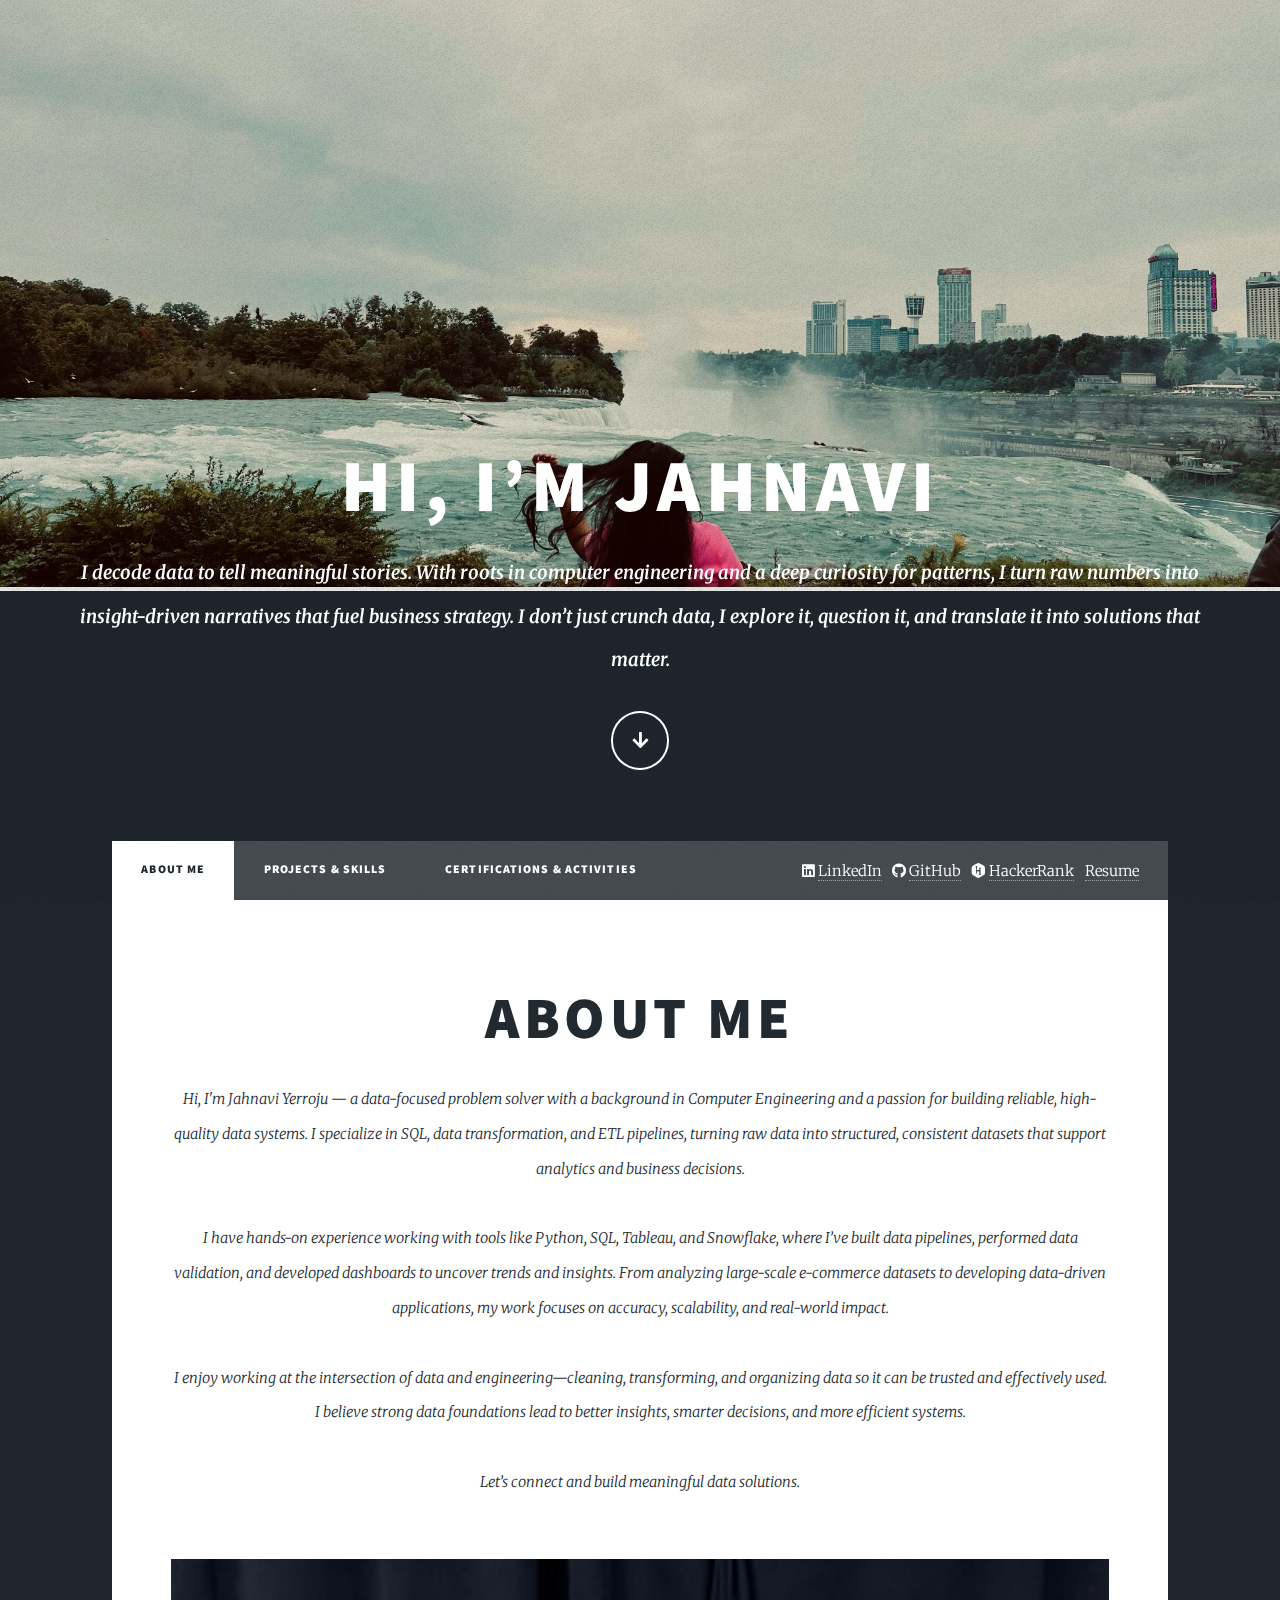
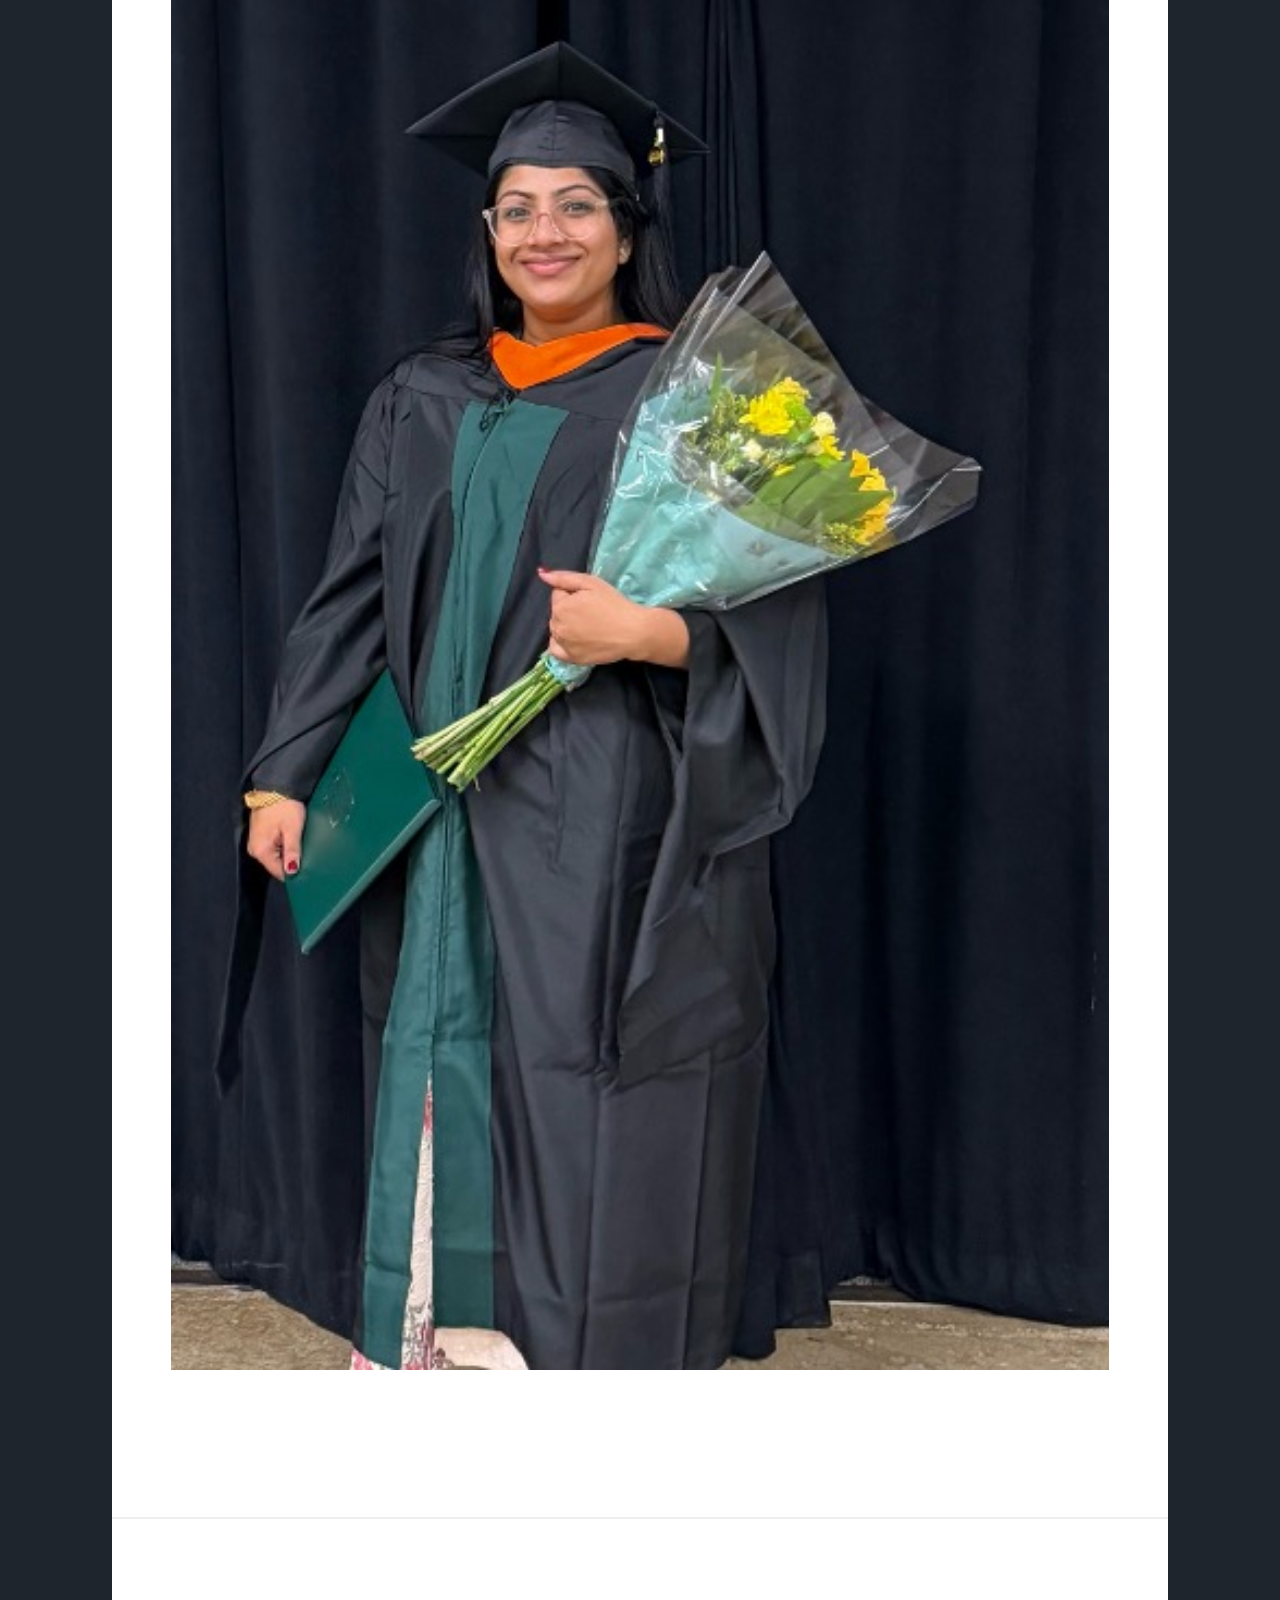
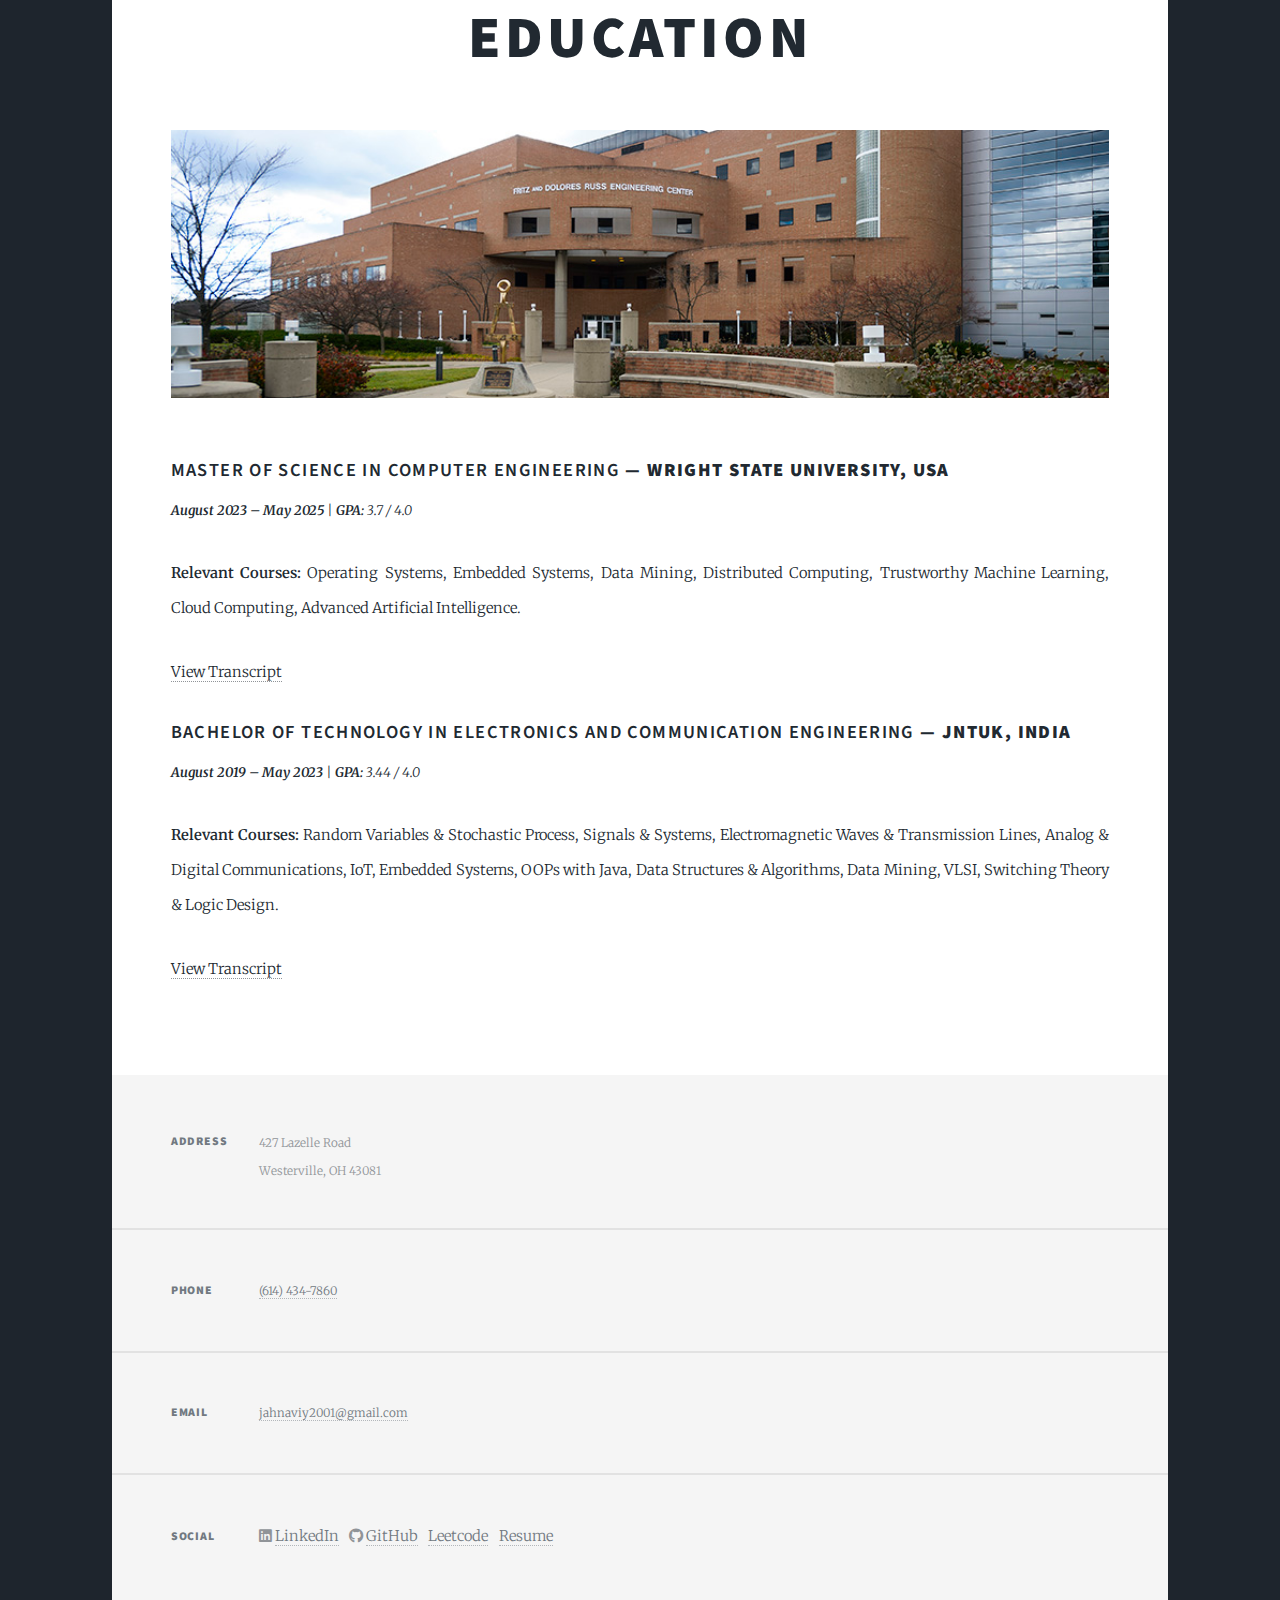
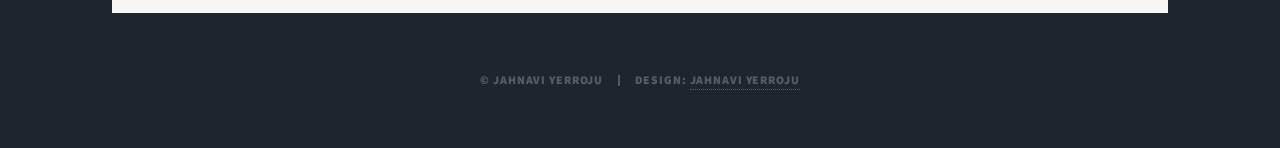
<file: index.html>
<!DOCTYPE HTML>

<html>
	<head>
		<title>Jahnavi Yerroju</title>
		<meta charset="utf-8" />
		<meta name="viewport" content="width=device-width, initial-scale=1, user-scalable=no" />
		<link rel="stylesheet" href="assets/css/main.css" />
		<noscript><link rel="stylesheet" href="assets/css/noscript.css" /></noscript>
	</head>
	<body class="is-preload">

		<!-- Wrapper -->
			<div id="wrapper" class="fade-in">

				<!-- Intro -->
					<div id="intro">
						<h1>Hi, I’m Jahnavi 
							</h1>
							<p><strong>I decode data to tell meaningful stories. With roots in computer engineering and a deep curiosity for patterns, I turn raw numbers into insight-driven narratives that fuel business strategy. I don’t just crunch data, I explore it, question it, and translate it into solutions that matter.</strong></p>
							<ul class="actions">
							<li><a href="#header" class="button icon solid solo fa-arrow-down scrolly">Continue</a></li>
						</ul>
					</div>

				<!-- Header -->
					<header id="header">
						<a href="index.html" class="logo">Jahnavi Yerroju</a>
					</header>

				<!-- Nav -->
					<nav id="nav">
						<ul class="links">
							<li class="active"><a href="index.html">ABOUT ME</a></li>
							<li><a href="education.html">PROJECTS & SKILLS</a></li>
							<li><a href="elements.html">CERTIFICATIONS & ACTIVITIES</a></li>
						</ul>
						<ul class="icons">
							<li class="icon brands fa-linkedin">
								<a href="https://www.linkedin.com/in/jahnavipushpalatha2001yerroju/" target="_blank">LinkedIn</a>
							</li>
							<li class="icon brands fa-github">
								<a href="https://github.com/JahnaviYerroju" target="_blank">GitHub</a>
							</li>
							<li class="icon brands fa-hackerrank">
								<a href="https://www.hackerrank.com/jahnaviy2001" target="_blank">HackerRank</a>
							</li>
							<li class="icon brands fa-resume">
								<a href="https://drive.google.com/file/d/1zF-xUiUSW-THwnWxpdUxjvc_TVWULY8Y/view?usp=sharing" target="_blank">Resume</a>
							</li>
						</ul>
					</nav>

				<!-- Main -->
					<div id="main">

						<!-- Featured Post -->
							<article class="post featured">
								<header class="major">
									<h2><a href="#">ABOUT ME</a></h2>

									<p>Hi, I'm Jahnavi Yerroju — a data-focused problem solver with a background in Computer Engineering and a passion for building reliable, high-quality data systems. I specialize in SQL, data transformation, and ETL pipelines, turning raw data into structured, consistent datasets that support analytics and business decisions.<br>
									<br>
									I have hands-on experience working with tools like Python, SQL, Tableau, and Snowflake, where I’ve built data pipelines, performed data validation, and developed dashboards to uncover trends and insights. From analyzing large-scale e-commerce datasets to developing data-driven applications, my work focuses on accuracy, scalability, and real-world impact.<br>
									<br>
									I enjoy working at the intersection of data and engineering—cleaning, transforming, and organizing data so it can be trusted and effectively used. I believe strong data foundations lead to better insights, smarter decisions, and more efficient systems.<br>
									<br>
									Let’s connect and build meaningful data solutions.</p>
									
								</header>
								<a href="#" class="image main"><img src="images/Jaanuu.jpg" alt="" /></a>
								<ul class="actions special">
								</ul>
							</article>
							

					
							<section class="post">
								<header class="major">
									<h1>EDUCATION</h1>
								</header>
							
								<div class="image main"><img src="images/pic02.jpg" alt="Education" /></div>
							
								<!-- Master's Degree -->
								<header>
								<h3><strong>Master of Science in Computer Engineering</strong> — Wright State University, USA</h3>
								<p><strong>August 2023 – May 2025</strong> | <strong>GPA:</strong> 3.7 / 4.0</p>
								</header>
								<p>
									<strong>Relevant Courses:</strong> Operating Systems, Embedded Systems, Data Mining, Distributed Computing, 
									Trustworthy Machine Learning, Cloud Computing, Advanced Artificial Intelligence.
								</p>
								<p>
									<a href="https://drive.google.com/file/d/1ClsMa6SFKE8R89Tl_5B6hkm6XdAbfnrt/view?usp=sharing" class="special" target="_blank">View Transcript</a>
								</p>
							
								<!-- Bachelor's Degree -->
								<header>
								<h3><strong>Bachelor of Technology in Electronics and Communication Engineering</strong> — JNTUK, India</h3>
								<p><strong>August 2019 – May 2023</strong> | <strong>GPA:</strong> 3.44 / 4.0</p>
								</header>
								<p>
									<strong>Relevant Courses:</strong> Random Variables & Stochastic Process, Signals & Systems, Electromagnetic Waves & Transmission Lines, 
									Analog & Digital Communications, IoT, Embedded Systems, OOPs with Java, Data Structures & Algorithms, Data Mining, VLSI, 
									Switching Theory & Logic Design.
								</p>
								<p>
									<a href="https://drive.google.com/file/d/1KqyEITLtuMmzdHiAX18lKf3Xa3qfgSYT/view?usp=sharing" class="special" target="_blank">View Transcript</a>
								</p>
							</section>	
						<!-- Footer 
							<footer>
								<div class="pagination">
									<a href="#" class="previous">Prev</a>
									<a href="#" class="page active">1</a>
									<a href="#" class="page">2</a>
									<a href="#" class="page">3</a>
									<span class="extra">&hellip;</span>
									<a href="#" class="page">8</a>
									<a href="#" class="page">9</a>
									<a href="#" class="page">10</a>
									<a href="#" class="next">Next</a>
								</div>
							</footer> -->

					</div>

				<!-- Footer -->
					<footer id="footer">
						
						<section class="split contact">
							<section class="alt">
								<h3>Address</h3>
								<p>427 Lazelle Road<br />
								Westerville, OH 43081</p>
							</section>
							<section>
								<h3>Phone</h3>
								<p><a href="#">(614) 434-7860</a></p>
							</section>
							<section>
								<h3>Email</h3>
								<p><a href="#">jahnaviy2001@gmail.com</a></p>
							</section>
							<section>
								<h3>Social</h3>
								<ul class="icons alt">
									<li class="icon brands fa-linkedin">
										<a href="https://www.linkedin.com/in/jahnavipushpalatha2001yerroju/" target="_blank">LinkedIn</a>
									</li>
									<li class="icon brands fa-github">
										<a href="https://github.com/JahnaviYerroju" target="_blank">GitHub</a>
									</li>
									<li class="icon brands fa-leetcode">
										<a href="https://leetcode.com/u/jahnaviy2001/" target="_blank">Leetcode</a>
									</li>
									<li class="icon brands fa-resume">
										<a href="https://drive.google.com/file/d/1zF-xUiUSW-THwnWxpdUxjvc_TVWULY8Y/view?usp=sharing" target="_blank">Resume</a>
				 					</li>
								</ul>
							</section>
						</section>
					</footer>

				<!-- Copyright -->
					<div id="copyright">
						<ul><li>&copy; Jahnavi Yerroju</li><li>Design: <a href="https://html5up.net">Jahnavi Yerroju</a></li></ul>
					</div>

			</div>

		<!-- Scripts -->
			<script src="assets/js/jquery.min.js"></script>
			<script src="assets/js/jquery.scrollex.min.js"></script>
			<script src="assets/js/jquery.scrolly.min.js"></script>
			<script src="assets/js/browser.min.js"></script>
			<script src="assets/js/breakpoints.min.js"></script>
			<script src="assets/js/util.js"></script>
			<script src="assets/js/main.js"></script>

	</body>
</html>
</file>
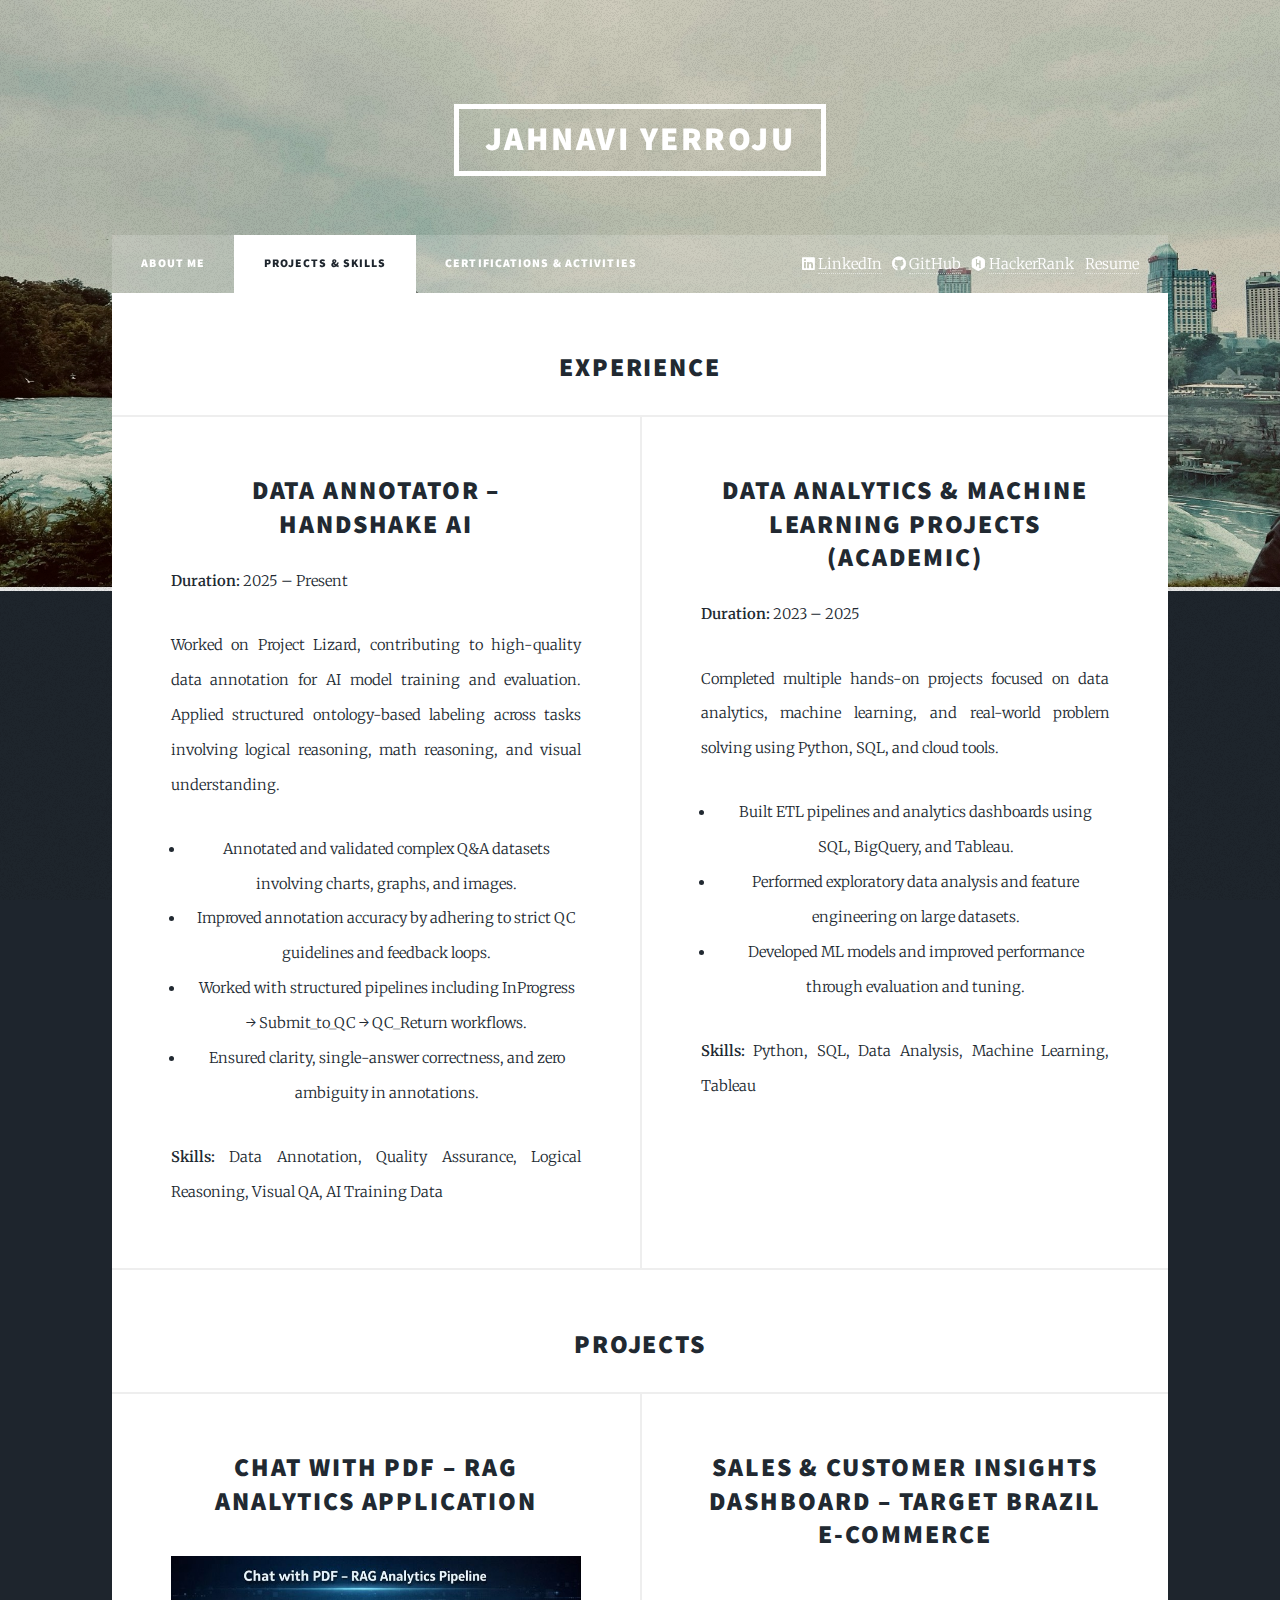
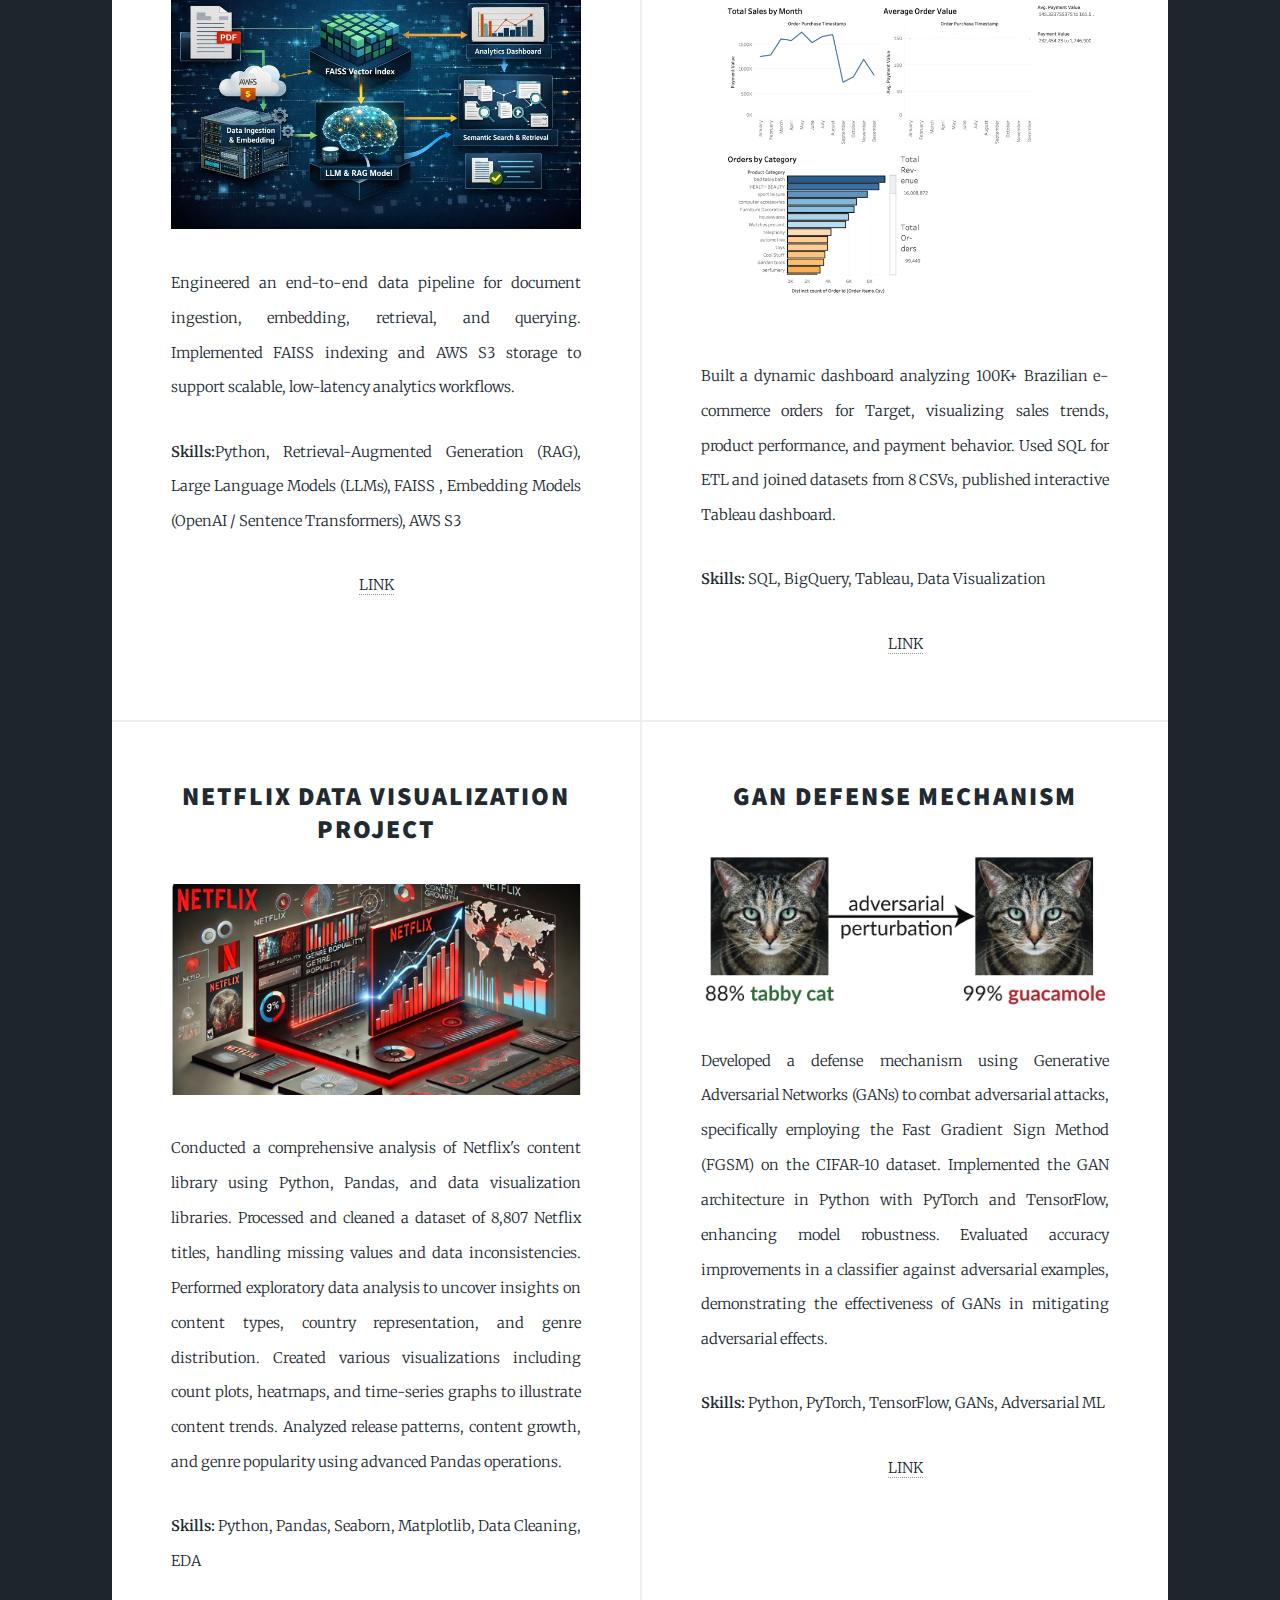
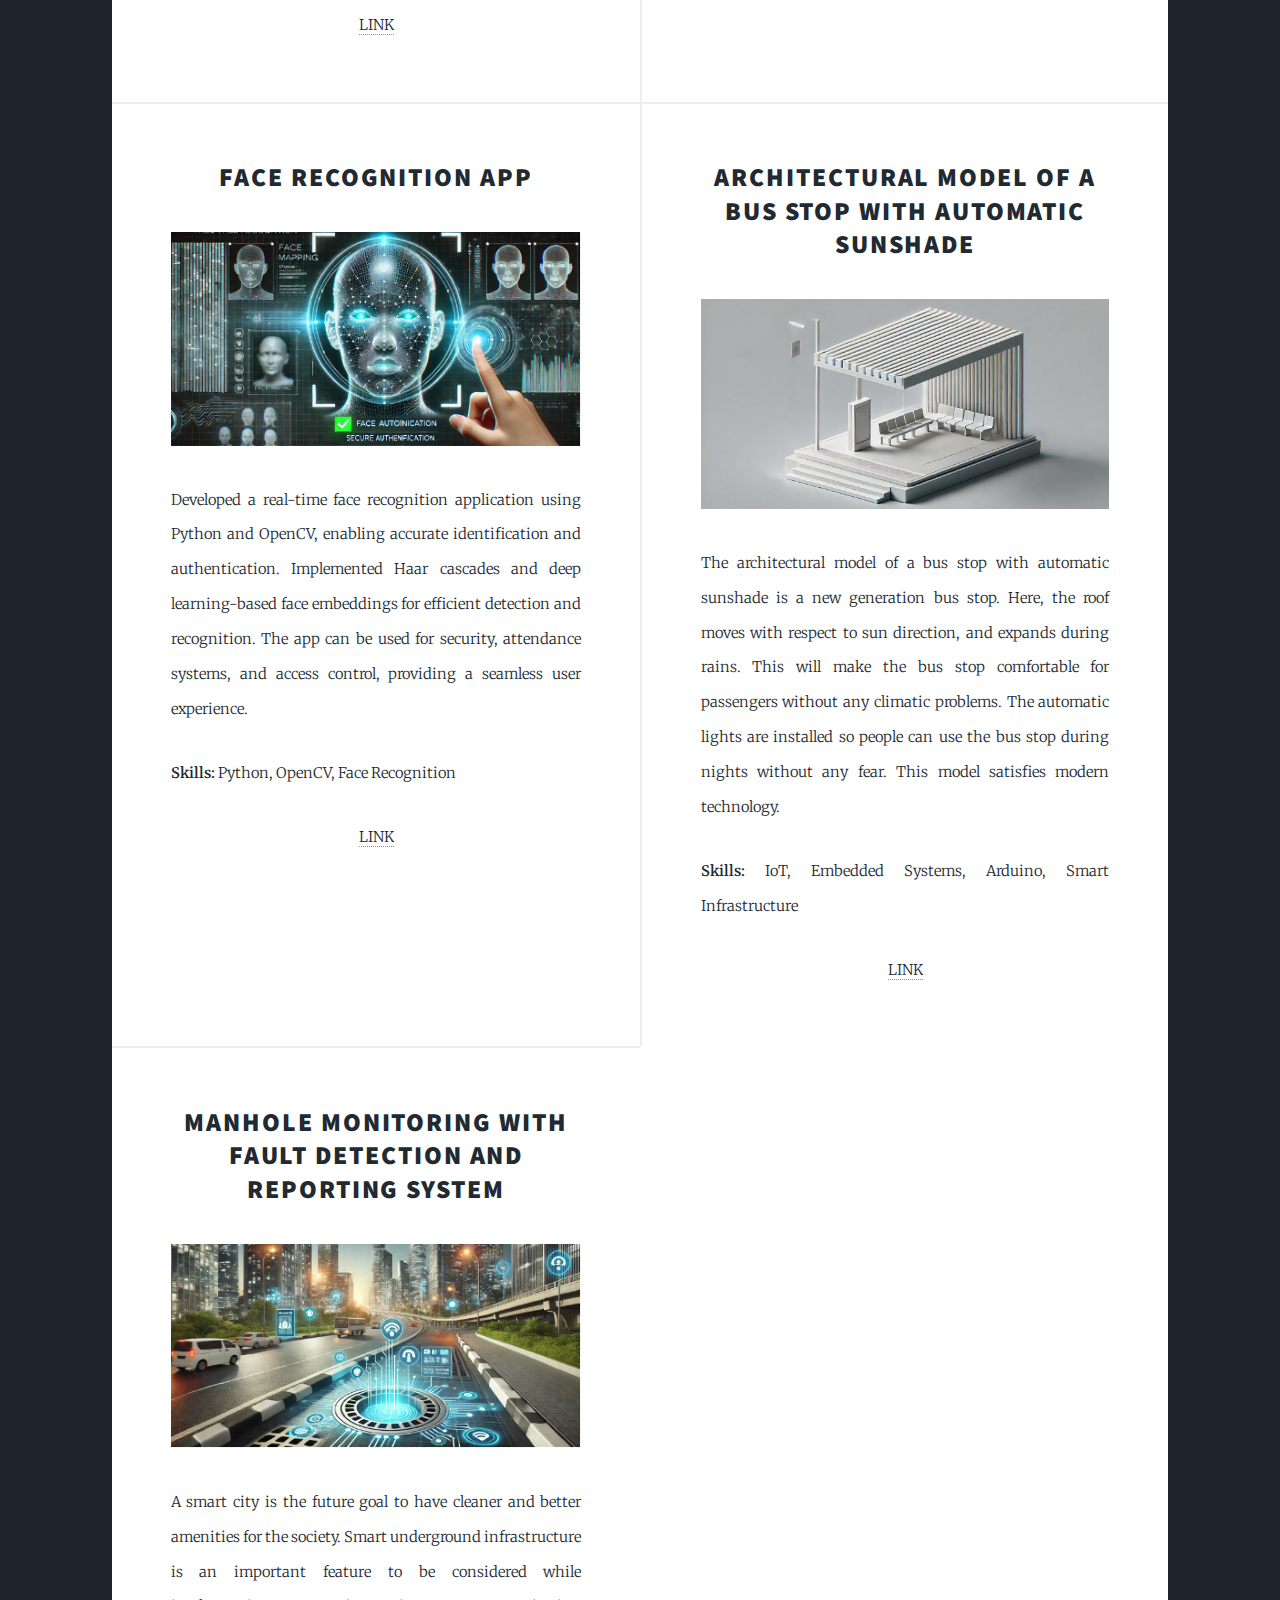
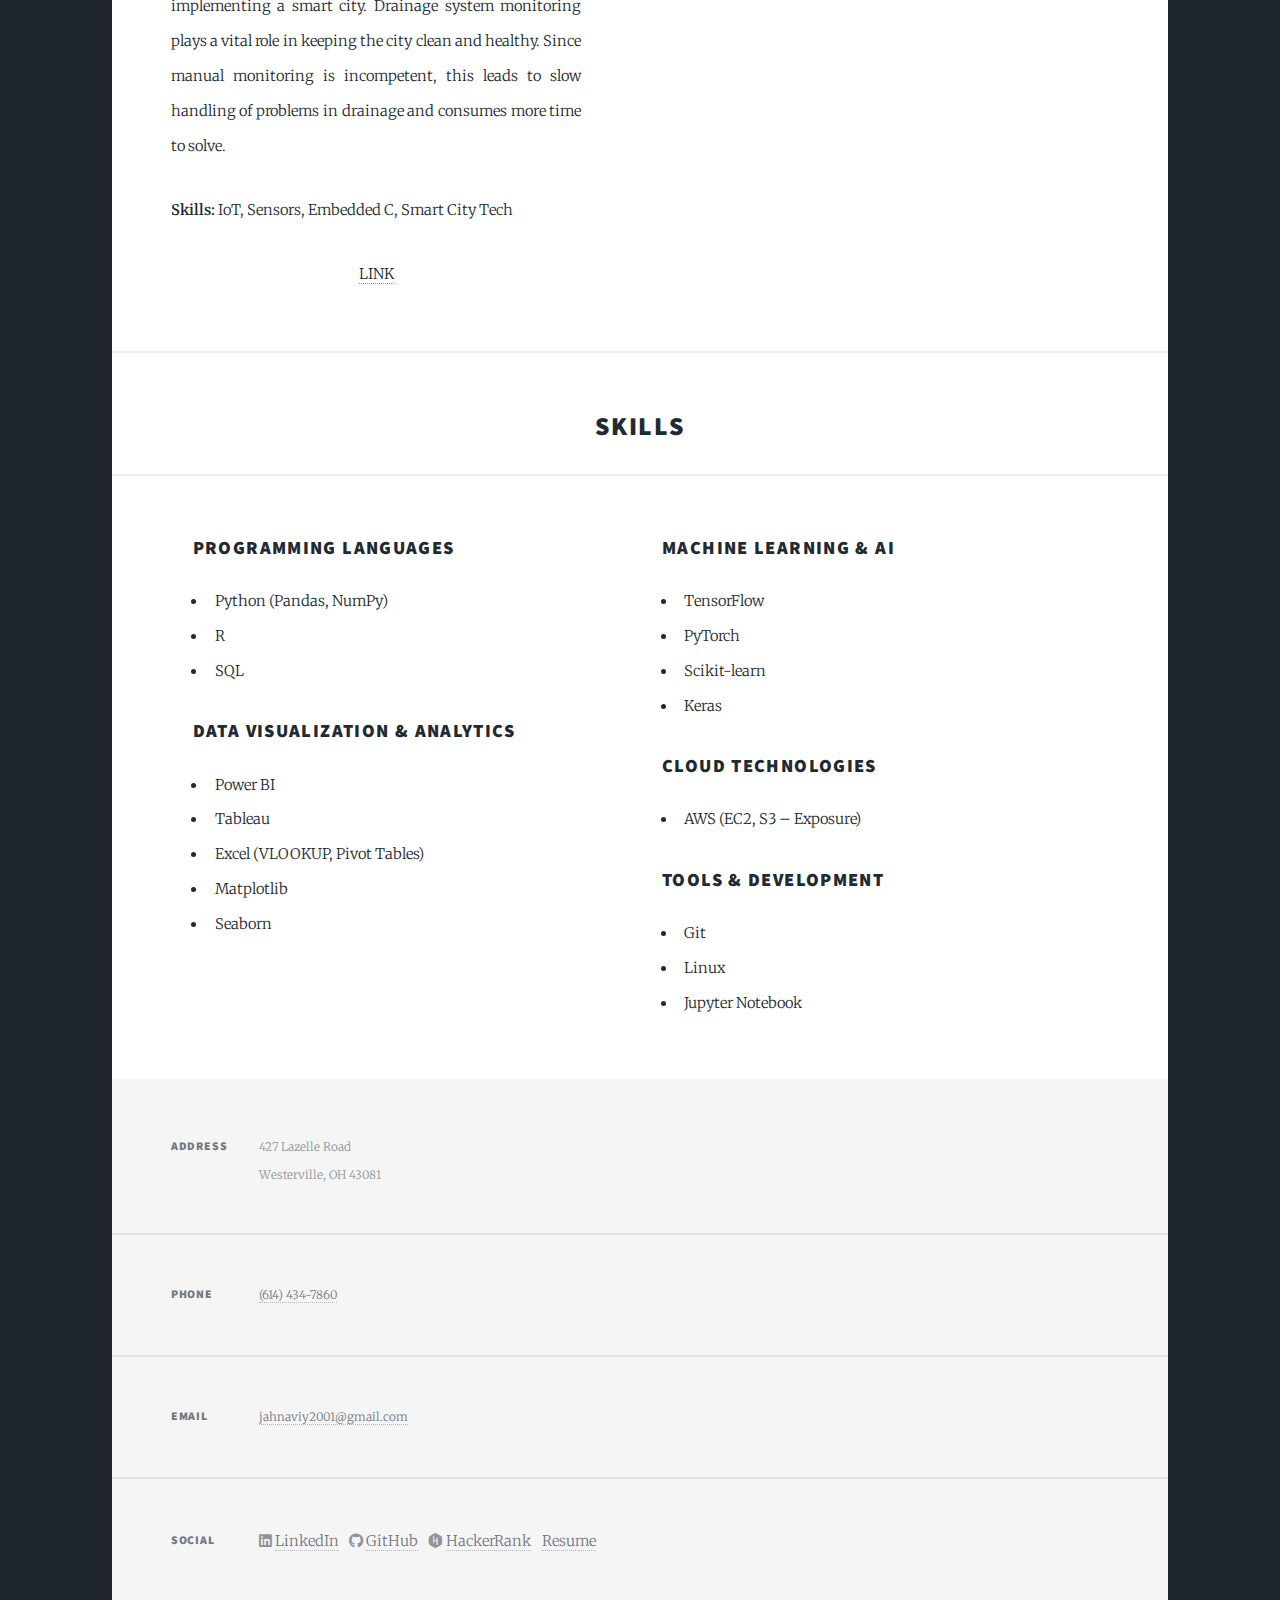
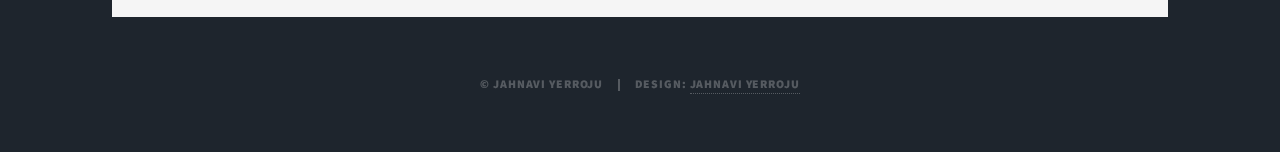
<file: education.html>
<!DOCTYPE HTML>

<html>
	<head>
		<title>Jahnavi Yerroju</title>
		<meta charset="utf-8" />
		<meta name="viewport" content="width=device-width, initial-scale=1, user-scalable=no" />
		<link rel="stylesheet" href="assets/css/main.css" />
		<noscript><link rel="stylesheet" href="assets/css/noscript.css" /></noscript>
	</head>
	<body class="is-preload">

		<!-- Wrapper -->
			<div id="wrapper">

				<!-- Header -->
					<header id="header">
						<a href="index.html" class="logo">Jahnavi Yerroju</a>
					</header>

				<!-- Nav -->
					<nav id="nav">
						<ul class="links">
							<li><a href="index.html">ABOUT ME</a></li>
							<li class="active"><a href="generic.html">PROJECTS & SKILLS</a></li>
							<li><a href="elements.html">CERTIFICATIONS & ACTIVITIES</a></li>
						</ul>
						<ul class="icons">
							<li class="icon brands fa-linkedin">
								<a href="https://www.linkedin.com/in/jahnavipushpalatha2001yerroju/" target="_blank">LinkedIn</a>
							</li>
							<li class="icon brands fa-github">
								<a href="https://github.com/JahnaviYerroju" target="_blank">GitHub</a>
							</li>
							<li class="icon brands fa-hackerrank">
								<a href="https://www.hackerrank.com/jahnaviy2001" target="_blank">HackerRank</a>
							</li>
							<li class="icon brands fa-resume">
								<a href="https://drive.google.com/file/d/1zF-xUiUSW-THwnWxpdUxjvc_TVWULY8Y/view?usp=sharing" target="_blank">Resume</a>
							</li>
						</ul>
					</nav>

				<!-- Main -->
					<div id="main">

						<!-- Post -->
						 <!-- Posts -->
						<header class="major">
    <h2>EXPERIENCE</h2>
</header>

<section class="posts">

    <article>
        <header>
            <h2><a href="#">Data Annotator – Handshake AI</a></h2>
        </header>
        <p><strong>Duration:</strong> 2025 – Present</p>
        <p>
            Worked on Project Lizard, contributing to high-quality data annotation for AI model training and evaluation.
            Applied structured ontology-based labeling across tasks involving logical reasoning, math reasoning,
            and visual understanding.
        </p>
        <ul>
            <li>Annotated and validated complex Q&A datasets involving charts, graphs, and images.</li>
            <li>Improved annotation accuracy by adhering to strict QC guidelines and feedback loops.</li>
            <li>Worked with structured pipelines including InProgress → Submit_to_QC → QC_Return workflows.</li>
            <li>Ensured clarity, single-answer correctness, and zero ambiguity in annotations.</li>
        </ul>
        <p><strong>Skills:</strong> Data Annotation, Quality Assurance, Logical Reasoning, Visual QA, AI Training Data</p>
    </article>

    <article>
        <header>
            <h2><a href="#">Data Analytics & Machine Learning Projects (Academic)</a></h2>
        </header>
        <p><strong>Duration:</strong> 2023 – 2025</p>
        <p>
            Completed multiple hands-on projects focused on data analytics, machine learning, and real-world
            problem solving using Python, SQL, and cloud tools.
        </p>
        <ul>
            <li>Built ETL pipelines and analytics dashboards using SQL, BigQuery, and Tableau.</li>
            <li>Performed exploratory data analysis and feature engineering on large datasets.</li>
            <li>Developed ML models and improved performance through evaluation and tuning.</li>
        </ul>
        <p><strong>Skills:</strong> Python, SQL, Data Analysis, Machine Learning, Tableau</p>
    </article>

</section>
						
						<header class="major">
							<h2>PROJECTS</h2>
						</header>	
							
						<section class="posts">
							<article>
								<header>
									
									<h2><a href="#">Chat with PDF – RAG Analytics Application</a></h2>
								</header>
								<a href="#" class="image fit"><img src="images/chat.png" alt="" /></a>
								<p>Engineered an end-to-end data pipeline for document ingestion, embedding, retrieval, and querying. 
									Implemented FAISS indexing and AWS S3 storage to support scalable, low-latency analytics
workflows.</p>
								<p><strong>Skills:</strong>Python, Retrieval-Augmented Generation (RAG), Large Language Models (LLMs), FAISS , Embedding Models (OpenAI / Sentence Transformers), AWS S3 </p>
								<a href="https://github.com/JahnaviYerroju/Chat-with-PDF-RAG-Analytics-Application" class="special" target="_blank">LINK</a>
							</article>
						
							<article>
								<header>
									
									<h2><a href="#">Sales & Customer Insights Dashboard – Target Brazil E-commerce</a></h2>
								</header>
								<a href="#" class="image fit"><img src="images/Tab.png" alt="" /></a>
								<p>Built a dynamic dashboard analyzing 100K+ Brazilian e-commerce orders for Target, visualizing sales trends, product performance, and payment behavior.
								Used SQL for ETL and joined datasets from 8 CSVs, published interactive Tableau dashboard.</p>
								<p><strong>Skills:</strong> SQL, BigQuery, Tableau, Data Visualization</p>
								<a href="https://github.com/JahnaviYerroju/Sales-Customer-Insights-Dashboard-Target-Brazil-E-commerce" class="special" target="_blank">LINK</a>
							</article>
							<article>
								<header>
									<h2><a href="#">Netflix Data Visualization Project</a></h2>
								</header>
								<a href="#" class="image fit"><img src="images/pic12.png" alt="" /></a>
								<p>Conducted a comprehensive analysis of Netflix's content library using Python, Pandas, and data visualization libraries. Processed and cleaned a dataset of 8,807 Netflix titles, handling missing values and data inconsistencies. Performed exploratory data analysis to uncover insights on content types, country representation, and genre distribution. Created various visualizations including count plots, heatmaps, and time-series graphs to illustrate content trends. Analyzed release patterns, content growth, and genre popularity using advanced Pandas operations.</p>
								<p><strong>Skills:</strong> Python, Pandas, Seaborn, Matplotlib, Data Cleaning, EDA</p>
								<a href="https://github.com/JahnaviYerroju/Netflix" class="special" target="_blank">LINK</a>
							</article>
							<article>
								<header>
									<h2><a href="#">GAN Defense Mechanism</a></h2>
								</header>
								<a href="#" class="image fit"><img src="images/pic09.jpg" alt="" /></a>
								<p>Developed a defense mechanism using Generative Adversarial Networks (GANs) to combat adversarial attacks, specifically employing the Fast Gradient Sign Method (FGSM) on the CIFAR-10 dataset. Implemented the GAN architecture in Python with PyTorch and TensorFlow, enhancing model robustness. Evaluated accuracy improvements in a classifier against adversarial examples, demonstrating the effectiveness of GANs in mitigating adversarial effects.</p>
								<p><strong>Skills:</strong> Python, PyTorch, TensorFlow, GANs, Adversarial ML</p>
								<a href="https://github.com/JahnaviYerroju/GAN" class="special" target="_blank">LINK</a>
							</article>
						
							<article>
								<header>
									<h2><a href="#">Face Recognition App</a></h2>
								</header>
								<a href="#" class="image fit"><img src="images/pic11.png" alt="" /></a>
								<p>Developed a real-time face recognition application using Python and OpenCV, enabling accurate identification and authentication. Implemented Haar cascades and deep learning-based face embeddings for efficient detection and recognition. The app can be used for security, attendance systems, and access control, providing a seamless user experience.</p>
								<p><strong>Skills:</strong> Python, OpenCV, Face Recognition</p>
								<a href="https://github.com/JahnaviYerroju/FaceApp" class="special" target="_blank">LINK</a>
							</article>
						
							
						
							<article>
								<header>
									<h2><a href="#">ARCHITECTURAL MODEL OF A BUS STOP WITH AUTOMATIC SUNSHADE</a></h2>
								</header>
								<a href="#" class="image fit"><img src="images/pic05.png" alt="" /></a>
								<p>The architectural model of a bus stop with automatic sunshade is a new generation bus stop. Here, the roof moves with respect to sun direction, and expands during rains. This will make the bus stop comfortable for passengers without any climatic problems. The automatic lights are installed so people can use the bus stop during nights without any fear. This model satisfies modern technology.</p>
								<p><strong>Skills:</strong> IoT, Embedded Systems, Arduino, Smart Infrastructure</p>
								<a href="https://github.com/JahnaviYerroju/ARCHITECTURAL-MODEL-OF-BUS-STOP" class="special" target="_blank">LINK</a>
							</article>
						
							<article>
								<header>
									<h2><a href="#">MANHOLE MONITORING WITH FAULT DETECTION AND REPORTING SYSTEM</a></h2>
								</header>
								<a href="#" class="image fit"><img src="images/pic07.png" alt="" /></a>
								<p>A smart city is the future goal to have cleaner and better amenities for the society. Smart underground infrastructure is an important feature to be considered while implementing a smart city. Drainage system monitoring plays a vital role in keeping the city clean and healthy. Since manual monitoring is incompetent, this leads to slow handling of problems in drainage and consumes more time to solve.</p>
								<p><strong>Skills:</strong> IoT, Sensors, Embedded C, Smart City Tech</p>
								<a href="https://github.com/JahnaviYerroju/MANHOLE-MONITORING-WITH-FAULT-DETECTION-AND-REPORTING-SYSTEM" class="special" target="_blank">LINK</a>
							</article>
						</section>
					
						
						<header class="major">
						<h2>SKILLS</h2>
						</header>
									<div class="row">
										<div class="col-6 col-12-small">

											<h3>Programming Languages</h3>
											<ul>
												<li>Python (Pandas, NumPy)</li>
												<li>R</li>
												<li>SQL</li>
											</ul>
											<h3>Data Visualization & Analytics</h3>
											<ul class="alt">
											
												<li>Power BI</li>
												<li>Tableau</li>
												<li>Excel (VLOOKUP, Pivot Tables)</li>
												<li>Matplotlib</li>
												<li>Seaborn</li>
											</ul>


										</div>
										<div class="col-6 col-12-small">

											
											<h3>Machine Learning & AI</h3>
											<ul class="alt">
												<li>TensorFlow
												<li>PyTorch</li>
												<li>Scikit-learn</li>
												<li>Keras</li>
											</ul>
											<h3>Cloud Technologies</h3>
											<ul class="alt">
												<li>AWS (EC2, S3 – Exposure)</li>
											</ul>
											<h3>Tools & Development</h3>
											<ul class="alt">
												<li>Git</li>
												<li>Linux</li>
												<li>Jupyter Notebook</li>
											</ul>	

										</div>
									</div>
						

					</div>

				<!-- Footer -->
				<footer id="footer">
						
					<section class="split contact">
						<section class="alt">
							<h3>Address</h3>
							<p>427 Lazelle Road<br />
							Westerville, OH 43081</p>
						</section>
						<section>
							<h3>Phone</h3>
							<p><a href="#">(614) 434-7860</a></p>
						</section>
						<section>
							<h3>Email</h3>
							<p><a href="#">jahnaviy2001@gmail.com</a></p>
						</section>
						<section>
							<h3>Social</h3>
							<ul class="icons alt">
								<li class="icon brands fa-linkedin">
									<a href="https://www.linkedin.com/in/jahnavipushpalatha2001yerroju/" target="_blank">LinkedIn</a>
								</li>
								<li class="icon brands fa-github">
									<a href="https://github.com/JahnaviYerroju" target="_blank">GitHub</a>
								</li>
								<li class="icon brands fa-hackerrank">
									<a href="https://www.hackerrank.com/jahnaviy2001" target="_blank">HackerRank</a>
								</li>
								<li class="icon brands fa-resume">
									<a href="https://drive.google.com/file/d/1zF-xUiUSW-THwnWxpdUxjvc_TVWULY8Y/view?usp=sharing" target="_blank">Resume</a>
								 </li>
							</ul>
						</section>
					</section>
				</footer>

			<!-- Copyright -->
				<div id="copyright">
					<ul><li>&copy; Jahnavi Yerroju</li><li>Design: <a href="https://html5up.net">Jahnavi Yerroju</a></li></ul>
				</div>

			</div>

		<!-- Scripts -->
			<script src="assets/js/jquery.min.js"></script>
			<script src="assets/js/jquery.scrollex.min.js"></script>
			<script src="assets/js/jquery.scrolly.min.js"></script>
			<script src="assets/js/browser.min.js"></script>
			<script src="assets/js/breakpoints.min.js"></script>
			<script src="assets/js/util.js"></script>
			<script src="assets/js/main.js"></script>

	</body>
</html>
</file>
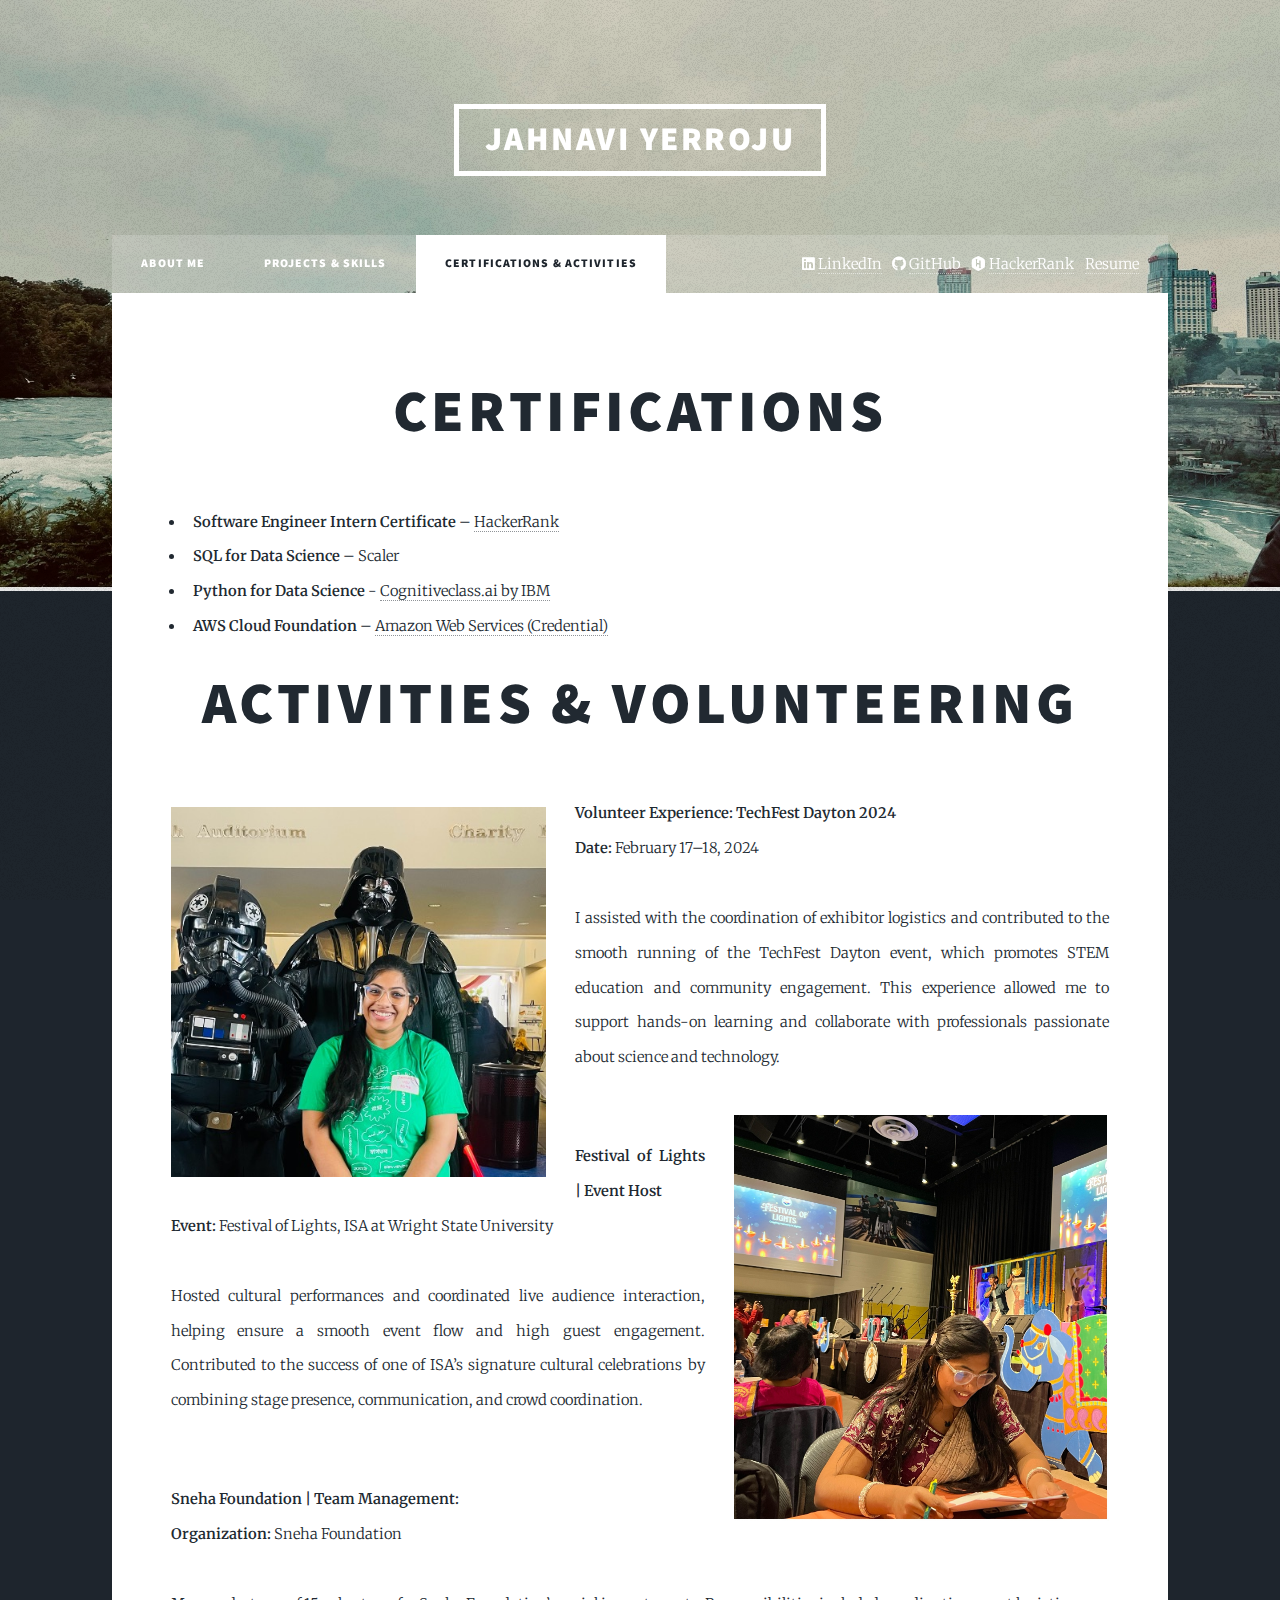
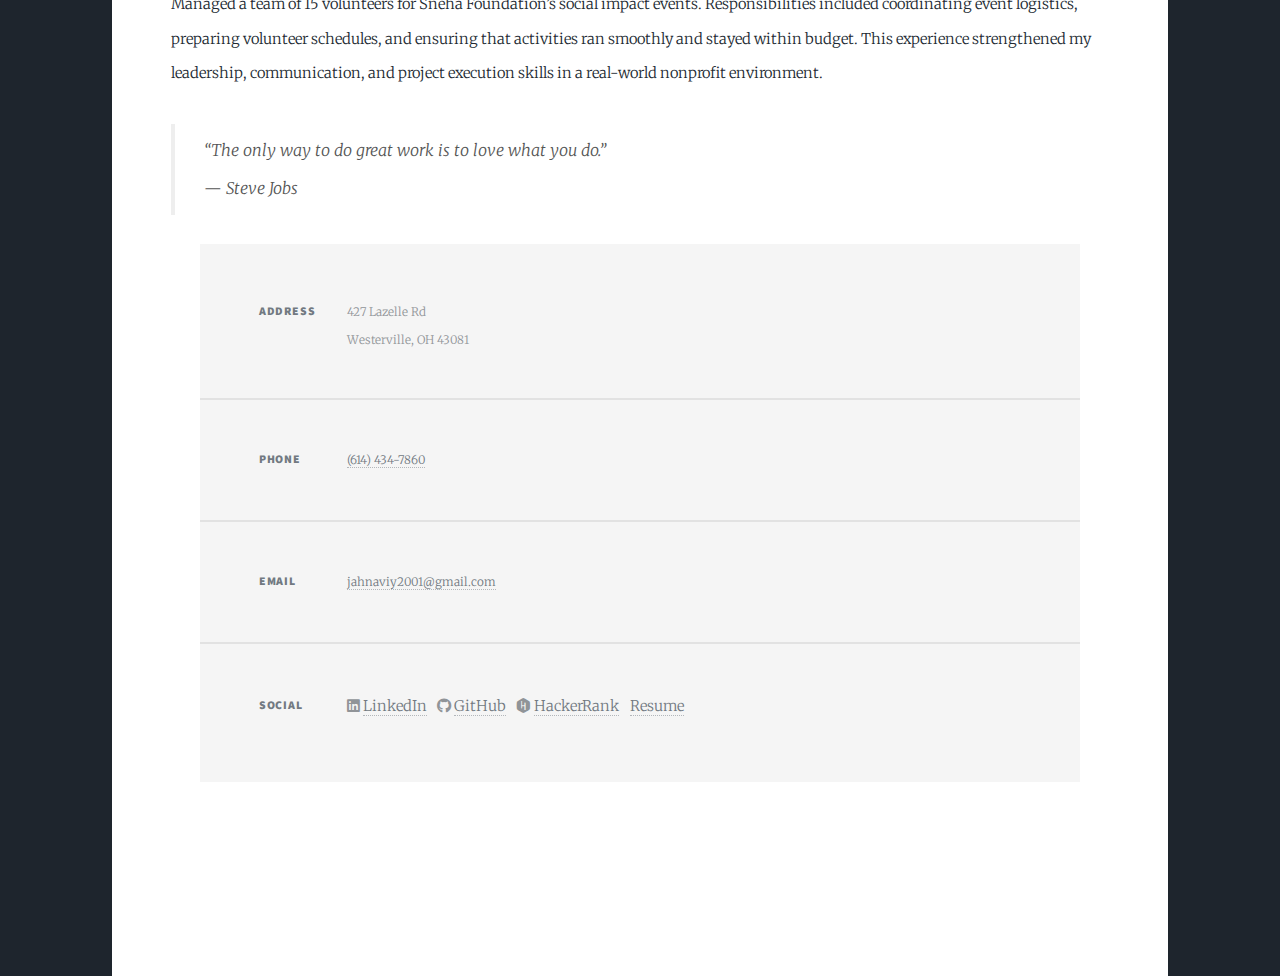
<file: elements.html>
<!DOCTYPE HTML>

<html>
	<head>
		<title>Jahnavi Yerroju</title>
		<meta charset="utf-8" />
		<meta name="viewport" content="width=device-width, initial-scale=1, user-scalable=no" />
		<link rel="stylesheet" href="assets/css/main.css" />
		<noscript><link rel="stylesheet" href="assets/css/noscript.css" /></noscript>
	</head>
	<body class="is-preload">

		<!-- Wrapper -->
			<div id="wrapper">

				<!-- Header -->
					<header id="header">
						<a href="index.html" class="logo">Jahnavi Yerroju</a>
					</header>

				<!-- Nav -->
					<nav id="nav">
						<ul class="links">
							<li><a href="index.html">ABOUT ME</a></li>
							<li><a href="education.html">PROJECTS & SKILLS</a></li>
							<li class="active"><a href="elements.html">CERTIFICATIONS & ACTIVITIES</a></li>
						</ul>
						<ul class="icons">
							<li class="icon brands fa-linkedin">
								<a href="https://www.linkedin.com/in/jahnavipushpalatha2001yerroju/" target="_blank">LinkedIn</a>
							</li>
							<li class="icon brands fa-github">
								<a href="https://github.com/JahnaviYerroju" target="_blank">GitHub</a>
							</li>
							<li class="icon brands fa-hackerrank">
								<a href="https://www.hackerrank.com/jahnaviy2001" target="_blank">HackerRank</a>
							</li>
							<li class="icon brands fa-resume">
								<a href="https://drive.google.com/file/d/1zF-xUiUSW-THwnWxpdUxjvc_TVWULY8Y/view?usp=sharing" target="_blank">Resume</a>
							</li>
						</ul>
					</nav>

				<!-- Main -->
					<div id="main">

						<!-- Post -->
							<section class="post">
								<header class="major">
									<h1>CERTIFICATIONS</h1>
								</header>
								<ul>
									<li><strong>Software Engineer Intern Certificate</strong> – <a href="https://www.hackerrank.com/certificates/e862a44c756c" target="_blank">HackerRank</a></li>
									<li><strong>SQL for Data Science</strong> – Scaler</li>
									<li><strong>Python for Data Science</strong> - <a href="https://www.credly.com/badges/bdbce804-8b34-4aa4-858f-4eb1b5f8b3cb/linked_in_profile"target="_blank">Cognitiveclass.ai by IBM</a></li>
									<li><strong>AWS Cloud Foundation</strong> – <a href="https://www.credly.com/go/gI4sSlDZ" target="_blank">Amazon Web Services (Credential)</a></li>
								</ul>

								<!-- Text stuff -->
								<!-- Activities & Volunteering -->
								<!-- Activities & Volunteering -->
								
								<header class="major">
									<h2>Activities & Volunteering</h2>
								</header>
								
								
								</p>
								<p><span class="image left"><img src="images/Sin.jpg" alt="" /></span>
									<strong>Volunteer Experience: TechFest Dayton 2024</strong><br>
								<strong>Date:</strong> February 17–18, 2024<br><br>
								I assisted with the coordination of exhibitor logistics and contributed to the smooth running of the TechFest Dayton event, which promotes STEM education and community engagement. This experience allowed me to support hands-on learning and collaborate with professionals passionate about science and technology.
								</p>
									<p><span class="image right"><img src="images/diw.jpg" alt="" /></span>
										<strong> <br>Festival of Lights | Event Host</strong><br>
								<strong>Event:</strong> Festival of Lights, ISA at Wright State University<br><br>
								Hosted cultural performances and coordinated live audience interaction, helping ensure a smooth event flow and high guest engagement. Contributed to the success of one of ISA’s signature cultural celebrations by combining stage presence, communication, and crowd coordination.
								</p>
								<br>	
								<!-- TechFest Dayton Volunteer -->
								
								<!-- Sneha Foundation -->
								<strong>Sneha Foundation | Team Management:</strong>
								<br>
								<strong>Organization:</strong> Sneha Foundation<br><br>
								Managed a team of 15 volunteers for Sneha Foundation’s social impact events. Responsibilities included coordinating event logistics, preparing volunteer schedules, and ensuring that activities ran smoothly and stayed within budget. This experience strengthened my leadership, communication, and project execution skills in a real-world nonprofit environment.
								</p>

								<!-- Optional quote -->
								<blockquote style="margin-top: 2em; font-style: italic; font-size: 1.1em; color: #555;">
								“The only way to do great work is to love what you do.”<br>
								— Steve Jobs
								</blockquote>


								<!-- Image
									<h2>Image</h2>

									<h3>Fit</h3>
									<span class="image fit"><img src="images/pic01.jpg" alt="" /></span>
									<div class="box alt">
										<div class="row gtr-50 gtr-uniform">
											<div class="col-4"><span class="image fit"><img src="images/pic02.jpg" alt="" /></span></div>
											<div class="col-4"><span class="image fit"><img src="images/pic03.jpg" alt="" /></span></div>
											<div class="col-4"><span class="image fit"><img src="images/pic04.jpg" alt="" /></span></div>
											 
											<div class="col-4"><span class="image fit"><img src="images/pic04.jpg" alt="" /></span></div>
											<div class="col-4"><span class="image fit"><img src="images/pic02.jpg" alt="" /></span></div>
											<div class="col-4"><span class="image fit"><img src="images/pic03.jpg" alt="" /></span></div>
											
											<div class="col-4"><span class="image fit"><img src="images/pic03.jpg" alt="" /></span></div>
											<div class="col-4"><span class="image fit"><img src="images/pic04.jpg" alt="" /></span></div>
											<div class="col-4"><span class="image fit"><img src="images/pic02.jpg" alt="" /></span></div>
										</div>
									</div> -->

									
				<!-- Footer -->
					<footer id="footer">
						<section class="split contact">
							<section class="alt">
								<h3>Address</h3>
								<p>427 Lazelle Rd<br />
								Westerville, OH 43081</p>
							</section>
							<section>
								<h3>Phone</h3>
								<p><a href="#">(614) 434-7860</a></p>
							</section>
							<section>
								<h3>Email</h3>
								<p><a href="#">jahnaviy2001@gmail.com</a></p>
							</section>
							<section>
								<h3>Social</h3>
								<ul class="icons">
									<li class="icon brands fa-linkedin">
										<a href="https://www.linkedin.com/in/jahnavipushpalatha2001yerroju/" target="_blank">LinkedIn</a>
									</li>
									<li class="icon brands fa-github">
										<a href="https://github.com/JahnaviYerroju" target="_blank">GitHub</a>
									</li>
									<li class="icon brands fa-hackerrank">
										<a href="https://www.hackerrank.com/jahnaviy2001" target="_blank">HackerRank</a>
									</li>
									<li class="icon brands fa-resume">
										<a href="https://drive.google.com/file/d/1zF-xUiUSW-THwnWxpdUxjvc_TVWULY8Y/view?usp=sharing" target="_blank">Resume</a>
									</li>
								</ul>
							</section>
						</section>
					</footer>

				<!-- Copyright -->
				<div id="copyright">
					<ul><li>&copy; Jahnavi Yerroju</li><li>Design: <a href="https://html5up.net">Jahnavi Yerroju</a></li></ul>
				</div>

			</div>

		<!-- Scripts -->
			<script src="assets/js/jquery.min.js"></script>
			<script src="assets/js/jquery.scrollex.min.js"></script>
			<script src="assets/js/jquery.scrolly.min.js"></script>
			<script src="assets/js/browser.min.js"></script>
			<script src="assets/js/breakpoints.min.js"></script>
			<script src="assets/js/util.js"></script>
			<script src="assets/js/main.js"></script>

	</body>
</html>
</file>
<file: assets/css/main.css>
@import url(fontawesome-all.min.css);
@import url("https://fonts.googleapis.com/css?family=Merriweather:300,700,300italic,700italic|Source+Sans+Pro:900");



html, body, div, span, applet, object,
iframe, h1, h2, h3, h4, h5, h6, p, blockquote,
pre, a, abbr, acronym, address, big, cite,
code, del, dfn, em, img, ins, kbd, q, s, samp,
small, strike, strong, sub, sup, tt, var, b,
u, i, center, dl, dt, dd, ol, ul, li, fieldset,
form, label, legend, table, caption, tbody,
tfoot, thead, tr, th, td, article, aside,
canvas, details, embed, figure, figcaption,
footer, header, hgroup, menu, nav, output, ruby,
section, summary, time, mark, audio, video {
	margin: 0;
	padding: 0;
	border: 0;
	font-size: 100%;
	font: inherit;
	vertical-align: baseline;}

article, aside, details, figcaption, figure,
footer, header, hgroup, menu, nav, section {
	display: block;}

body {
	line-height: 1;
}

ol, ul {
	list-style: none;
}

blockquote, q {
	quotes: none;
}

	blockquote:before, blockquote:after, q:before, q:after {
		content: '';
		content: none;
	}

table {
	border-collapse: collapse;
	border-spacing: 0;
}

body {
	-webkit-text-size-adjust: none;
}

mark {
	background-color: transparent;
	color: inherit;
}

input::-moz-focus-inner {
	border: 0;
	padding: 0;
}

input, select, textarea {
	-moz-appearance: none;
	-webkit-appearance: none;
	-ms-appearance: none;
	appearance: none;
}

/* Basic */

	@-ms-viewport {
		width: device-width;
	}

	body {
		-ms-overflow-style: scrollbar;
	}

	@media screen and (max-width: 480px) {

		html, body {
			min-width: 320px;
		}

	}

	html {
		box-sizing: border-box;
	}

	*, *:before, *:after {
		box-sizing: inherit;
	}

	body {
		background-color: #1e252d;
	}

		body.is-preload *, body.is-preload *:before, body.is-preload *:after {
			-moz-animation: none !important;
			-webkit-animation: none !important;
			-ms-animation: none !important;
			animation: none !important;
			-moz-transition: none !important;
			-webkit-transition: none !important;
			-ms-transition: none !important;
			transition: none !important;
		}

/* Type */

	html {
		font-size: 16pt;
	}

		@media screen and (max-width: 1680px) {

			html {
				font-size: 12pt;
			}

		}

		@media screen and (max-width: 1280px) {

			html {
				font-size: 11pt;
			}

		}

		@media screen and (max-width: 360px) {

			html {
				font-size: 10pt;
			}

		}

	body {
		color: #212931;
	}

	body, input, select, textarea {
		font-family: "Merriweather", Georgia, serif;
		font-weight: 300;
		font-size: 1rem;
		line-height: 2.375;
	}

	a {
		-moz-transition: color 0.2s ease-in-out, background-color 0.2s ease-in-out, border-color 0.2s ease-in-out, box-shadow 0.2s ease-in-out;
		-webkit-transition: color 0.2s ease-in-out, background-color 0.2s ease-in-out, border-color 0.2s ease-in-out, box-shadow 0.2s ease-in-out;
		-ms-transition: color 0.2s ease-in-out, background-color 0.2s ease-in-out, border-color 0.2s ease-in-out, box-shadow 0.2s ease-in-out;
		transition: color 0.2s ease-in-out, background-color 0.2s ease-in-out, border-color 0.2s ease-in-out, box-shadow 0.2s ease-in-out;
		border-bottom: dotted 1px;
		text-decoration: none;
	}

		a:hover {
			border-bottom-color: transparent;
		}

	strong, b {
		font-weight: 600;
	}

	em, i {
		font-style: italic;
	}

	p {
		text-align: justify;
		margin: 0 0 2rem 0;
	}

	h1, h2, h3, h4, h5, h6 {
		font-family: "Source Sans Pro", Helvetica, sans-serif;
		font-weight: 900;
		line-height: 1.5;
		letter-spacing: 0.075em;
		text-transform: uppercase;
		margin: 0 0 1rem 0;
	}

		h1 a, h2 a, h3 a, h4 a, h5 a, h6 a {
			border-bottom: 0;
			color: inherit;
			text-decoration: none;
		}

	h1 {
		font-size: 4rem;
		line-height: 1.1;
		margin: 0 0 2rem 0;
	}

	h2 {
		font-size: 1.75rem;
		line-height: 1.3;
		margin: 0 0 1.5rem 0;
	}

	h3 {
		font-size: 1.25rem;
		margin: 0 0 1.5rem 0;
	}

	h4 {
		font-size: 1rem;
	}

	h5 {
		font-size: 0.9rem;
	}

	h6 {
		font-size: 0.8rem;
	}

	sub {
		font-size: 0.8rem;
		position: relative;
		top: 0.5rem;
	}

	sup {
		font-size: 0.8rem;
		position: relative;
		top: -0.5rem;
	}

	blockquote {
		border-left: solid 4px;
		font-style: italic;
		margin: 0 0 2rem 0;
		padding: 0.5rem 0 0.5rem 2rem;
	}

	code {
		border: solid 2px;
		font-family: "Courier New", monospace;
		font-size: 0.9rem;
		margin: 0 0.25rem;
		padding: 0.25rem 0.65rem;
	}

	pre {
		-webkit-overflow-scrolling: touch;
		font-family: "Courier New", monospace;
		font-size: 0.9rem;
		margin: 0 0 2rem 0;
	}

		pre code {
			display: block;
			line-height: 1.75;
			padding: 1rem 1.5rem;
			overflow-x: auto;
		}

	hr {
		border: 0;
		border-bottom: solid 2px;
		margin: 3rem 0;
	}

		hr.major {
			margin: 5rem 0;
		}

	.align-left {
		text-align: left;
	}

	.align-center {
		text-align: center;
	}

	.align-right {
		text-align: right;
	}

	input, select, textarea {
		color: #212931;
	}

	a {
		color: #212931;
		border-bottom-color: rgba(33, 41, 49, 0.5);
	}

		a:hover {
			border-bottom-color: transparent;
			color: #18bfef !important;
		}

	strong, b {
		color: #212931;
	}

	h1, h2, h3, h4, h5, h6 {
		color: #212931;
	}

	blockquote {
		border-left-color: #eeeeee;
	}

	code {
		background: rgba(220, 220, 220, 0.25);
		border-color: #eeeeee;
	}

	hr {
		border-bottom-color: #eeeeee;
	}

/* Row */

	.row {
		display: flex;
		flex-wrap: wrap;
		box-sizing: border-box;
		align-items: stretch;
	}

		.row > * {
			box-sizing: border-box;
		}

		.row.gtr-uniform > * > :last-child {
			margin-bottom: 0;
		}

		.row.aln-left {
			justify-content: flex-start;
		}

		.row.aln-center {
			justify-content: center;
		}

		.row.aln-right {
			justify-content: flex-end;
		}

		.row.aln-top {
			align-items: flex-start;
		}

		.row.aln-middle {
			align-items: center;
		}

		.row.aln-bottom {
			align-items: flex-end;
		}

		.row > .imp {
			order: -1;
		}

		.row > .col-1 {
			width: 8.33333%;
		}

		.row > .off-1 {
			margin-left: 8.33333%;
		}

		.row > .col-2 {
			width: 16.66667%;
		}

		.row > .off-2 {
			margin-left: 16.66667%;
		}

		.row > .col-3 {
			width: 25%;
		}

		.row > .off-3 {
			margin-left: 25%;
		}

		.row > .col-4 {
			width: 33.33333%;
		}

		.row > .off-4 {
			margin-left: 33.33333%;
		}

		.row > .col-5 {
			width: 41.66667%;
		}

		.row > .off-5 {
			margin-left: 41.66667%;
		}

		.row > .col-6 {
			width: 50%;
		}

		.row > .off-6 {
			margin-left: 50%;
		}

		.row > .col-7 {
			width: 58.33333%;
		}

		.row > .off-7 {
			margin-left: 58.33333%;
		}

		.row > .col-8 {
			width: 66.66667%;
		}

		.row > .off-8 {
			margin-left: 66.66667%;
		}

		.row > .col-9 {
			width: 75%;
		}

		.row > .off-9 {
			margin-left: 75%;
		}

		.row > .col-10 {
			width: 83.33333%;
		}

		.row > .off-10 {
			margin-left: 83.33333%;
		}

		.row > .col-11 {
			width: 91.66667%;
		}

		.row > .off-11 {
			margin-left: 91.66667%;
		}

		.row > .col-12 {
			width: 100%;
		}

		.row > .off-12 {
			margin-left: 100%;
		}

		.row.gtr-0 {
			margin-top: 0;
			margin-left: 0rem;
		}

			.row.gtr-0 > * {
				padding: 0 0 0 0rem;
			}

			.row.gtr-0.gtr-uniform {
				margin-top: 0rem;
			}

				.row.gtr-0.gtr-uniform > * {
					padding-top: 0rem;
				}

		.row.gtr-25 {
			margin-top: 0;
			margin-left: -0.375rem;
		}

			.row.gtr-25 > * {
				padding: 0 0 0 0.375rem;
			}

			.row.gtr-25.gtr-uniform {
				margin-top: -0.375rem;
			}

				.row.gtr-25.gtr-uniform > * {
					padding-top: 0.375rem;
				}

		.row.gtr-50 {
			margin-top: 0;
			margin-left: -0.75rem;
		}

			.row.gtr-50 > * {
				padding: 0 0 0 0.75rem;
			}

			.row.gtr-50.gtr-uniform {
				margin-top: -0.75rem;
			}

				.row.gtr-50.gtr-uniform > * {
					padding-top: 0.75rem;
				}

		.row {
			margin-top: 0;
			margin-left: -1.5rem;
		}

			.row > * {
				padding: 0 0 0 1.5rem;
			}

			.row.gtr-uniform {
				margin-top: -1.5rem;
			}

				.row.gtr-uniform > * {
					padding-top: 1.5rem;
				}

		.row.gtr-150 {
			margin-top: 0;
			margin-left: -2.25rem;
		}

			.row.gtr-150 > * {
				padding: 0 0 0 2.25rem;
			}

			.row.gtr-150.gtr-uniform {
				margin-top: -2.25rem;
			}

				.row.gtr-150.gtr-uniform > * {
					padding-top: 2.25rem;
				}

		.row.gtr-200 {
			margin-top: 0;
			margin-left: -3rem;
		}

			.row.gtr-200 > * {
				padding: 0 0 0 3rem;
			}

			.row.gtr-200.gtr-uniform {
				margin-top: -3rem;
			}

				.row.gtr-200.gtr-uniform > * {
					padding-top: 3rem;
				}

		@media screen and (max-width: 1680px) {

			.row {
				display: flex;
				flex-wrap: wrap;
				box-sizing: border-box;
				align-items: stretch;
			}

				.row > * {
					box-sizing: border-box;
				}

				.row.gtr-uniform > * > :last-child {
					margin-bottom: 0;
				}

				.row.aln-left {
					justify-content: flex-start;
				}

				.row.aln-center {
					justify-content: center;
				}

				.row.aln-right {
					justify-content: flex-end;
				}

				.row.aln-top {
					align-items: flex-start;
				}

				.row.aln-middle {
					align-items: center;
				}

				.row.aln-bottom {
					align-items: flex-end;
				}

				.row > .imp-xlarge {
					order: -1;
				}

				.row > .col-1-xlarge {
					width: 8.33333%;
				}

				.row > .off-1-xlarge {
					margin-left: 8.33333%;
				}

				.row > .col-2-xlarge {
					width: 16.66667%;
				}

				.row > .off-2-xlarge {
					margin-left: 16.66667%;
				}

				.row > .col-3-xlarge {
					width: 25%;
				}

				.row > .off-3-xlarge {
					margin-left: 25%;
				}

				.row > .col-4-xlarge {
					width: 33.33333%;
				}

				.row > .off-4-xlarge {
					margin-left: 33.33333%;
				}

				.row > .col-5-xlarge {
					width: 41.66667%;
				}

				.row > .off-5-xlarge {
					margin-left: 41.66667%;
				}

				.row > .col-6-xlarge {
					width: 50%;
				}

				.row > .off-6-xlarge {
					margin-left: 50%;
				}

				.row > .col-7-xlarge {
					width: 58.33333%;
				}

				.row > .off-7-xlarge {
					margin-left: 58.33333%;
				}

				.row > .col-8-xlarge {
					width: 66.66667%;
				}

				.row > .off-8-xlarge {
					margin-left: 66.66667%;
				}

				.row > .col-9-xlarge {
					width: 75%;
				}

				.row > .off-9-xlarge {
					margin-left: 75%;
				}

				.row > .col-10-xlarge {
					width: 83.33333%;
				}

				.row > .off-10-xlarge {
					margin-left: 83.33333%;
				}

				.row > .col-11-xlarge {
					width: 91.66667%;
				}

				.row > .off-11-xlarge {
					margin-left: 91.66667%;
				}

				.row > .col-12-xlarge {
					width: 100%;
				}

				.row > .off-12-xlarge {
					margin-left: 100%;
				}

				.row.gtr-0 {
					margin-top: 0;
					margin-left: 0rem;
				}

					.row.gtr-0 > * {
						padding: 0 0 0 0rem;
					}

					.row.gtr-0.gtr-uniform {
						margin-top: 0rem;
					}

						.row.gtr-0.gtr-uniform > * {
							padding-top: 0rem;
						}

				.row.gtr-25 {
					margin-top: 0;
					margin-left: -0.375rem;
				}

					.row.gtr-25 > * {
						padding: 0 0 0 0.375rem;
					}

					.row.gtr-25.gtr-uniform {
						margin-top: -0.375rem;
					}

						.row.gtr-25.gtr-uniform > * {
							padding-top: 0.375rem;
						}

				.row.gtr-50 {
					margin-top: 0;
					margin-left: -0.75rem;
				}

					.row.gtr-50 > * {
						padding: 0 0 0 0.75rem;
					}

					.row.gtr-50.gtr-uniform {
						margin-top: -0.75rem;
					}

						.row.gtr-50.gtr-uniform > * {
							padding-top: 0.75rem;
						}

				.row {
					margin-top: 0;
					margin-left: -1.5rem;
				}

					.row > * {
						padding: 0 0 0 1.5rem;
					}

					.row.gtr-uniform {
						margin-top: -1.5rem;
					}

						.row.gtr-uniform > * {
							padding-top: 1.5rem;
						}

				.row.gtr-150 {
					margin-top: 0;
					margin-left: -2.25rem;
				}

					.row.gtr-150 > * {
						padding: 0 0 0 2.25rem;
					}

					.row.gtr-150.gtr-uniform {
						margin-top: -2.25rem;
					}

						.row.gtr-150.gtr-uniform > * {
							padding-top: 2.25rem;
						}

				.row.gtr-200 {
					margin-top: 0;
					margin-left: -3rem;
				}

					.row.gtr-200 > * {
						padding: 0 0 0 3rem;
					}

					.row.gtr-200.gtr-uniform {
						margin-top: -3rem;
					}

						.row.gtr-200.gtr-uniform > * {
							padding-top: 3rem;
						}

		}

		@media screen and (max-width: 1280px) {

			.row {
				display: flex;
				flex-wrap: wrap;
				box-sizing: border-box;
				align-items: stretch;
			}

				.row > * {
					box-sizing: border-box;
				}

				.row.gtr-uniform > * > :last-child {
					margin-bottom: 0;
				}

				.row.aln-left {
					justify-content: flex-start;
				}

				.row.aln-center {
					justify-content: center;
				}

				.row.aln-right {
					justify-content: flex-end;
				}

				.row.aln-top {
					align-items: flex-start;
				}

				.row.aln-middle {
					align-items: center;
				}

				.row.aln-bottom {
					align-items: flex-end;
				}

				.row > .imp-large {
					order: -1;
				}

				.row > .col-1-large {
					width: 8.33333%;
				}

				.row > .off-1-large {
					margin-left: 8.33333%;
				}

				.row > .col-2-large {
					width: 16.66667%;
				}

				.row > .off-2-large {
					margin-left: 16.66667%;
				}

				.row > .col-3-large {
					width: 25%;
				}

				.row > .off-3-large {
					margin-left: 25%;
				}

				.row > .col-4-large {
					width: 33.33333%;
				}

				.row > .off-4-large {
					margin-left: 33.33333%;
				}

				.row > .col-5-large {
					width: 41.66667%;
				}

				.row > .off-5-large {
					margin-left: 41.66667%;
				}

				.row > .col-6-large {
					width: 50%;
				}

				.row > .off-6-large {
					margin-left: 50%;
				}

				.row > .col-7-large {
					width: 58.33333%;
				}

				.row > .off-7-large {
					margin-left: 58.33333%;
				}

				.row > .col-8-large {
					width: 66.66667%;
				}

				.row > .off-8-large {
					margin-left: 66.66667%;
				}

				.row > .col-9-large {
					width: 75%;
				}

				.row > .off-9-large {
					margin-left: 75%;
				}

				.row > .col-10-large {
					width: 83.33333%;
				}

				.row > .off-10-large {
					margin-left: 83.33333%;
				}

				.row > .col-11-large {
					width: 91.66667%;
				}

				.row > .off-11-large {
					margin-left: 91.66667%;
				}

				.row > .col-12-large {
					width: 100%;
				}

				.row > .off-12-large {
					margin-left: 100%;
				}

				.row.gtr-0 {
					margin-top: 0;
					margin-left: 0rem;
				}

					.row.gtr-0 > * {
						padding: 0 0 0 0rem;
					}

					.row.gtr-0.gtr-uniform {
						margin-top: 0rem;
					}

						.row.gtr-0.gtr-uniform > * {
							padding-top: 0rem;
						}

				.row.gtr-25 {
					margin-top: 0;
					margin-left: -0.375rem;
				}

					.row.gtr-25 > * {
						padding: 0 0 0 0.375rem;
					}

					.row.gtr-25.gtr-uniform {
						margin-top: -0.375rem;
					}

						.row.gtr-25.gtr-uniform > * {
							padding-top: 0.375rem;
						}

				.row.gtr-50 {
					margin-top: 0;
					margin-left: -0.75rem;
				}

					.row.gtr-50 > * {
						padding: 0 0 0 0.75rem;
					}

					.row.gtr-50.gtr-uniform {
						margin-top: -0.75rem;
					}

						.row.gtr-50.gtr-uniform > * {
							padding-top: 0.75rem;
						}

				.row {
					margin-top: 0;
					margin-left: -1.5rem;
				}

					.row > * {
						padding: 0 0 0 1.5rem;
					}

					.row.gtr-uniform {
						margin-top: -1.5rem;
					}

						.row.gtr-uniform > * {
							padding-top: 1.5rem;
						}

				.row.gtr-150 {
					margin-top: 0;
					margin-left: -2.25rem;
				}

					.row.gtr-150 > * {
						padding: 0 0 0 2.25rem;
					}

					.row.gtr-150.gtr-uniform {
						margin-top: -2.25rem;
					}

						.row.gtr-150.gtr-uniform > * {
							padding-top: 2.25rem;
						}

				.row.gtr-200 {
					margin-top: 0;
					margin-left: -3rem;
				}

					.row.gtr-200 > * {
						padding: 0 0 0 3rem;
					}

					.row.gtr-200.gtr-uniform {
						margin-top: -3rem;
					}

						.row.gtr-200.gtr-uniform > * {
							padding-top: 3rem;
						}

		}

		@media screen and (max-width: 980px) {

			.row {
				display: flex;
				flex-wrap: wrap;
				box-sizing: border-box;
				align-items: stretch;
			}

				.row > * {
					box-sizing: border-box;
				}

				.row.gtr-uniform > * > :last-child {
					margin-bottom: 0;
				}

				.row.aln-left {
					justify-content: flex-start;
				}

				.row.aln-center {
					justify-content: center;
				}

				.row.aln-right {
					justify-content: flex-end;
				}

				.row.aln-top {
					align-items: flex-start;
				}

				.row.aln-middle {
					align-items: center;
				}

				.row.aln-bottom {
					align-items: flex-end;
				}

				.row > .imp-medium {
					order: -1;
				}

				.row > .col-1-medium {
					width: 8.33333%;
				}

				.row > .off-1-medium {
					margin-left: 8.33333%;
				}

				.row > .col-2-medium {
					width: 16.66667%;
				}

				.row > .off-2-medium {
					margin-left: 16.66667%;
				}

				.row > .col-3-medium {
					width: 25%;
				}

				.row > .off-3-medium {
					margin-left: 25%;
				}

				.row > .col-4-medium {
					width: 33.33333%;
				}

				.row > .off-4-medium {
					margin-left: 33.33333%;
				}

				.row > .col-5-medium {
					width: 41.66667%;
				}

				.row > .off-5-medium {
					margin-left: 41.66667%;
				}

				.row > .col-6-medium {
					width: 50%;
				}

				.row > .off-6-medium {
					margin-left: 50%;
				}

				.row > .col-7-medium {
					width: 58.33333%;
				}

				.row > .off-7-medium {
					margin-left: 58.33333%;
				}

				.row > .col-8-medium {
					width: 66.66667%;
				}

				.row > .off-8-medium {
					margin-left: 66.66667%;
				}

				.row > .col-9-medium {
					width: 75%;
				}

				.row > .off-9-medium {
					margin-left: 75%;
				}

				.row > .col-10-medium {
					width: 83.33333%;
				}

				.row > .off-10-medium {
					margin-left: 83.33333%;
				}

				.row > .col-11-medium {
					width: 91.66667%;
				}

				.row > .off-11-medium {
					margin-left: 91.66667%;
				}

				.row > .col-12-medium {
					width: 100%;
				}

				.row > .off-12-medium {
					margin-left: 100%;
				}

				.row.gtr-0 {
					margin-top: 0;
					margin-left: 0rem;
				}

					.row.gtr-0 > * {
						padding: 0 0 0 0rem;
					}

					.row.gtr-0.gtr-uniform {
						margin-top: 0rem;
					}

						.row.gtr-0.gtr-uniform > * {
							padding-top: 0rem;
						}

				.row.gtr-25 {
					margin-top: 0;
					margin-left: -0.375rem;
				}

					.row.gtr-25 > * {
						padding: 0 0 0 0.375rem;
					}

					.row.gtr-25.gtr-uniform {
						margin-top: -0.375rem;
					}

						.row.gtr-25.gtr-uniform > * {
							padding-top: 0.375rem;
						}

				.row.gtr-50 {
					margin-top: 0;
					margin-left: -0.75rem;
				}

					.row.gtr-50 > * {
						padding: 0 0 0 0.75rem;
					}

					.row.gtr-50.gtr-uniform {
						margin-top: -0.75rem;
					}

						.row.gtr-50.gtr-uniform > * {
							padding-top: 0.75rem;
						}

				.row {
					margin-top: 0;
					margin-left: -1.5rem;
				}

					.row > * {
						padding: 0 0 0 1.5rem;
					}

					.row.gtr-uniform {
						margin-top: -1.5rem;
					}

						.row.gtr-uniform > * {
							padding-top: 1.5rem;
						}

				.row.gtr-150 {
					margin-top: 0;
					margin-left: -2.25rem;
				}

					.row.gtr-150 > * {
						padding: 0 0 0 2.25rem;
					}

					.row.gtr-150.gtr-uniform {
						margin-top: -2.25rem;
					}

						.row.gtr-150.gtr-uniform > * {
							padding-top: 2.25rem;
						}

				.row.gtr-200 {
					margin-top: 0;
					margin-left: -3rem;
				}

					.row.gtr-200 > * {
						padding: 0 0 0 3rem;
					}

					.row.gtr-200.gtr-uniform {
						margin-top: -3rem;
					}

						.row.gtr-200.gtr-uniform > * {
							padding-top: 3rem;
						}

		}

		@media screen and (max-width: 736px) {

			.row {
				display: flex;
				flex-wrap: wrap;
				box-sizing: border-box;
				align-items: stretch;
			}

				.row > * {
					box-sizing: border-box;
				}

				.row.gtr-uniform > * > :last-child {
					margin-bottom: 0;
				}

				.row.aln-left {
					justify-content: flex-start;
				}

				.row.aln-center {
					justify-content: center;
				}

				.row.aln-right {
					justify-content: flex-end;
				}

				.row.aln-top {
					align-items: flex-start;
				}

				.row.aln-middle {
					align-items: center;
				}

				.row.aln-bottom {
					align-items: flex-end;
				}

				.row > .imp-small {
					order: -1;
				}

				.row > .col-1-small {
					width: 8.33333%;
				}

				.row > .off-1-small {
					margin-left: 8.33333%;
				}

				.row > .col-2-small {
					width: 16.66667%;
				}

				.row > .off-2-small {
					margin-left: 16.66667%;
				}

				.row > .col-3-small {
					width: 25%;
				}

				.row > .off-3-small {
					margin-left: 25%;
				}

				.row > .col-4-small {
					width: 33.33333%;
				}

				.row > .off-4-small {
					margin-left: 33.33333%;
				}

				.row > .col-5-small {
					width: 41.66667%;
				}

				.row > .off-5-small {
					margin-left: 41.66667%;
				}

				.row > .col-6-small {
					width: 50%;
				}

				.row > .off-6-small {
					margin-left: 50%;
				}

				.row > .col-7-small {
					width: 58.33333%;
				}

				.row > .off-7-small {
					margin-left: 58.33333%;
				}

				.row > .col-8-small {
					width: 66.66667%;
				}

				.row > .off-8-small {
					margin-left: 66.66667%;
				}

				.row > .col-9-small {
					width: 75%;
				}

				.row > .off-9-small {
					margin-left: 75%;
				}

				.row > .col-10-small {
					width: 83.33333%;
				}

				.row > .off-10-small {
					margin-left: 83.33333%;
				}

				.row > .col-11-small {
					width: 91.66667%;
				}

				.row > .off-11-small {
					margin-left: 91.66667%;
				}

				.row > .col-12-small {
					width: 100%;
				}

				.row > .off-12-small {
					margin-left: 100%;
				}

				.row.gtr-0 {
					margin-top: 0;
					margin-left: 0rem;
				}

					.row.gtr-0 > * {
						padding: 0 0 0 0rem;
					}

					.row.gtr-0.gtr-uniform {
						margin-top: 0rem;
					}

						.row.gtr-0.gtr-uniform > * {
							padding-top: 0rem;
						}

				.row.gtr-25 {
					margin-top: 0;
					margin-left: -0.375rem;
				}

					.row.gtr-25 > * {
						padding: 0 0 0 0.375rem;
					}

					.row.gtr-25.gtr-uniform {
						margin-top: -0.375rem;
					}

						.row.gtr-25.gtr-uniform > * {
							padding-top: 0.375rem;
						}

				.row.gtr-50 {
					margin-top: 0;
					margin-left: -0.75rem;
				}

					.row.gtr-50 > * {
						padding: 0 0 0 0.75rem;
					}

					.row.gtr-50.gtr-uniform {
						margin-top: -0.75rem;
					}

						.row.gtr-50.gtr-uniform > * {
							padding-top: 0.75rem;
						}

				.row {
					margin-top: 0;
					margin-left: -1.5rem;
				}

					.row > * {
						padding: 0 0 0 1.5rem;
					}

					.row.gtr-uniform {
						margin-top: -1.5rem;
					}

						.row.gtr-uniform > * {
							padding-top: 1.5rem;
						}

				.row.gtr-150 {
					margin-top: 0;
					margin-left: -2.25rem;
				}

					.row.gtr-150 > * {
						padding: 0 0 0 2.25rem;
					}

					.row.gtr-150.gtr-uniform {
						margin-top: -2.25rem;
					}

						.row.gtr-150.gtr-uniform > * {
							padding-top: 2.25rem;
						}

				.row.gtr-200 {
					margin-top: 0;
					margin-left: -3rem;
				}

					.row.gtr-200 > * {
						padding: 0 0 0 3rem;
					}

					.row.gtr-200.gtr-uniform {
						margin-top: -3rem;
					}

						.row.gtr-200.gtr-uniform > * {
							padding-top: 3rem;
						}

		}

		@media screen and (max-width: 480px) {

			.row {
				display: flex;
				flex-wrap: wrap;
				box-sizing: border-box;
				align-items: stretch;
			}

				.row > * {
					box-sizing: border-box;
				}

				.row.gtr-uniform > * > :last-child {
					margin-bottom: 0;
				}

				.row.aln-left {
					justify-content: flex-start;
				}

				.row.aln-center {
					justify-content: center;
				}

				.row.aln-right {
					justify-content: flex-end;
				}

				.row.aln-top {
					align-items: flex-start;
				}

				.row.aln-middle {
					align-items: center;
				}

				.row.aln-bottom {
					align-items: flex-end;
				}

				.row > .imp-xsmall {
					order: -1;
				}

				.row > .col-1-xsmall {
					width: 8.33333%;
				}

				.row > .off-1-xsmall {
					margin-left: 8.33333%;
				}

				.row > .col-2-xsmall {
					width: 16.66667%;
				}

				.row > .off-2-xsmall {
					margin-left: 16.66667%;
				}

				.row > .col-3-xsmall {
					width: 25%;
				}

				.row > .off-3-xsmall {
					margin-left: 25%;
				}

				.row > .col-4-xsmall {
					width: 33.33333%;
				}

				.row > .off-4-xsmall {
					margin-left: 33.33333%;
				}

				.row > .col-5-xsmall {
					width: 41.66667%;
				}

				.row > .off-5-xsmall {
					margin-left: 41.66667%;
				}

				.row > .col-6-xsmall {
					width: 50%;
				}

				.row > .off-6-xsmall {
					margin-left: 50%;
				}

				.row > .col-7-xsmall {
					width: 58.33333%;
				}

				.row > .off-7-xsmall {
					margin-left: 58.33333%;
				}

				.row > .col-8-xsmall {
					width: 66.66667%;
				}

				.row > .off-8-xsmall {
					margin-left: 66.66667%;
				}

				.row > .col-9-xsmall {
					width: 75%;
				}

				.row > .off-9-xsmall {
					margin-left: 75%;
				}

				.row > .col-10-xsmall {
					width: 83.33333%;
				}

				.row > .off-10-xsmall {
					margin-left: 83.33333%;
				}

				.row > .col-11-xsmall {
					width: 91.66667%;
				}

				.row > .off-11-xsmall {
					margin-left: 91.66667%;
				}

				.row > .col-12-xsmall {
					width: 100%;
				}

				.row > .off-12-xsmall {
					margin-left: 100%;
				}

				.row.gtr-0 {
					margin-top: 0;
					margin-left: 0rem;
				}

					.row.gtr-0 > * {
						padding: 0 0 0 0rem;
					}

					.row.gtr-0.gtr-uniform {
						margin-top: 0rem;
					}

						.row.gtr-0.gtr-uniform > * {
							padding-top: 0rem;
						}

				.row.gtr-25 {
					margin-top: 0;
					margin-left: -0.375rem;
				}

					.row.gtr-25 > * {
						padding: 0 0 0 0.375rem;
					}

					.row.gtr-25.gtr-uniform {
						margin-top: -0.375rem;
					}

						.row.gtr-25.gtr-uniform > * {
							padding-top: 0.375rem;
						}

				.row.gtr-50 {
					margin-top: 0;
					margin-left: -0.75rem;
				}

					.row.gtr-50 > * {
						padding: 0 0 0 0.75rem;
					}

					.row.gtr-50.gtr-uniform {
						margin-top: -0.75rem;
					}

						.row.gtr-50.gtr-uniform > * {
							padding-top: 0.75rem;
						}

				.row {
					margin-top: 0;
					margin-left: -1.5rem;
				}

					.row > * {
						padding: 0 0 0 1.5rem;
					}

					.row.gtr-uniform {
						margin-top: -1.5rem;
					}

						.row.gtr-uniform > * {
							padding-top: 1.5rem;
						}

				.row.gtr-150 {
					margin-top: 0;
					margin-left: -2.25rem;
				}

					.row.gtr-150 > * {
						padding: 0 0 0 2.25rem;
					}

					.row.gtr-150.gtr-uniform {
						margin-top: -2.25rem;
					}

						.row.gtr-150.gtr-uniform > * {
							padding-top: 2.25rem;
						}

				.row.gtr-200 {
					margin-top: 0;
					margin-left: -3rem;
				}

					.row.gtr-200 > * {
						padding: 0 0 0 3rem;
					}

					.row.gtr-200.gtr-uniform {
						margin-top: -3rem;
					}

						.row.gtr-200.gtr-uniform > * {
							padding-top: 3rem;
						}

		}

		@media screen and (max-width: 360px) {

			.row {
				display: flex;
				flex-wrap: wrap;
				box-sizing: border-box;
				align-items: stretch;
			}

				.row > * {
					box-sizing: border-box;
				}

				.row.gtr-uniform > * > :last-child {
					margin-bottom: 0;
				}

				.row.aln-left {
					justify-content: flex-start;
				}

				.row.aln-center {
					justify-content: center;
				}

				.row.aln-right {
					justify-content: flex-end;
				}

				.row.aln-top {
					align-items: flex-start;
				}

				.row.aln-middle {
					align-items: center;
				}

				.row.aln-bottom {
					align-items: flex-end;
				}

				.row > .imp-xxsmall {
					order: -1;
				}

				.row > .col-1-xxsmall {
					width: 8.33333%;
				}

				.row > .off-1-xxsmall {
					margin-left: 8.33333%;
				}

				.row > .col-2-xxsmall {
					width: 16.66667%;
				}

				.row > .off-2-xxsmall {
					margin-left: 16.66667%;
				}

				.row > .col-3-xxsmall {
					width: 25%;
				}

				.row > .off-3-xxsmall {
					margin-left: 25%;
				}

				.row > .col-4-xxsmall {
					width: 33.33333%;
				}

				.row > .off-4-xxsmall {
					margin-left: 33.33333%;
				}

				.row > .col-5-xxsmall {
					width: 41.66667%;
				}

				.row > .off-5-xxsmall {
					margin-left: 41.66667%;
				}

				.row > .col-6-xxsmall {
					width: 50%;
				}

				.row > .off-6-xxsmall {
					margin-left: 50%;
				}

				.row > .col-7-xxsmall {
					width: 58.33333%;
				}

				.row > .off-7-xxsmall {
					margin-left: 58.33333%;
				}

				.row > .col-8-xxsmall {
					width: 66.66667%;
				}

				.row > .off-8-xxsmall {
					margin-left: 66.66667%;
				}

				.row > .col-9-xxsmall {
					width: 75%;
				}

				.row > .off-9-xxsmall {
					margin-left: 75%;
				}

				.row > .col-10-xxsmall {
					width: 83.33333%;
				}

				.row > .off-10-xxsmall {
					margin-left: 83.33333%;
				}

				.row > .col-11-xxsmall {
					width: 91.66667%;
				}

				.row > .off-11-xxsmall {
					margin-left: 91.66667%;
				}

				.row > .col-12-xxsmall {
					width: 100%;
				}

				.row > .off-12-xxsmall {
					margin-left: 100%;
				}

				.row.gtr-0 {
					margin-top: 0;
					margin-left: 0rem;
				}

					.row.gtr-0 > * {
						padding: 0 0 0 0rem;
					}

					.row.gtr-0.gtr-uniform {
						margin-top: 0rem;
					}

						.row.gtr-0.gtr-uniform > * {
							padding-top: 0rem;
						}

				.row.gtr-25 {
					margin-top: 0;
					margin-left: -0.375rem;
				}

					.row.gtr-25 > * {
						padding: 0 0 0 0.375rem;
					}

					.row.gtr-25.gtr-uniform {
						margin-top: -0.375rem;
					}

						.row.gtr-25.gtr-uniform > * {
							padding-top: 0.375rem;
						}

				.row.gtr-50 {
					margin-top: 0;
					margin-left: -0.75rem;
				}

					.row.gtr-50 > * {
						padding: 0 0 0 0.75rem;
					}

					.row.gtr-50.gtr-uniform {
						margin-top: -0.75rem;
					}

						.row.gtr-50.gtr-uniform > * {
							padding-top: 0.75rem;
						}

				.row {
					margin-top: 0;
					margin-left: -1.5rem;
				}

					.row > * {
						padding: 0 0 0 1.5rem;
					}

					.row.gtr-uniform {
						margin-top: -1.5rem;
					}

						.row.gtr-uniform > * {
							padding-top: 1.5rem;
						}

				.row.gtr-150 {
					margin-top: 0;
					margin-left: -2.25rem;
				}

					.row.gtr-150 > * {
						padding: 0 0 0 2.25rem;
					}

					.row.gtr-150.gtr-uniform {
						margin-top: -2.25rem;
					}

						.row.gtr-150.gtr-uniform > * {
							padding-top: 2.25rem;
						}

				.row.gtr-200 {
					margin-top: 0;
					margin-left: -3rem;
				}

					.row.gtr-200 > * {
						padding: 0 0 0 3rem;
					}

					.row.gtr-200.gtr-uniform {
						margin-top: -3rem;
					}

						.row.gtr-200.gtr-uniform > * {
							padding-top: 3rem;
						}

		}

/* Box */

	.box {
		border: solid 2px;
		margin-bottom: 2rem;
		padding: 1.5rem;
	}

		.box > :last-child,
		.box > :last-child > :last-child,
		.box > :last-child > :last-child > :last-child {
			margin-bottom: 0;
		}

		.box.alt {
			border: 0;
			border-radius: 0;
			padding: 0;
		}

	.box {
		border-color: #eeeeee;
	}

/* Button */

	input[type="submit"],
	input[type="reset"],
	input[type="button"],
	button,
	.button {
		-moz-appearance: none;
		-webkit-appearance: none;
		-ms-appearance: none;
		appearance: none;
		-moz-transition: background-color 0.2s ease-in-out, box-shadow 0.2s ease-in-out, color 0.2s ease-in-out;
		-webkit-transition: background-color 0.2s ease-in-out, box-shadow 0.2s ease-in-out, color 0.2s ease-in-out;
		-ms-transition: background-color 0.2s ease-in-out, box-shadow 0.2s ease-in-out, color 0.2s ease-in-out;
		transition: background-color 0.2s ease-in-out, box-shadow 0.2s ease-in-out, color 0.2s ease-in-out;
		border: 0;
		border-radius: 0;
		cursor: pointer;
		display: inline-block;
		font-family: "Source Sans Pro", Helvetica, sans-serif;
		font-size: 0.8rem;
		font-weight: 900;
		letter-spacing: 0.075em;
		height: 3rem;
		line-height: 3rem;
		padding: 0 2rem;
		text-align: center;
		text-decoration: none;
		text-transform: uppercase;
		white-space: nowrap;
	}

		input[type="submit"].icon:before,
		input[type="reset"].icon:before,
		input[type="button"].icon:before,
		button.icon:before,
		.button.icon:before {
			margin-right: 0.5rem;
		}

		input[type="submit"].icon.solo,
		input[type="reset"].icon.solo,
		input[type="button"].icon.solo,
		button.icon.solo,
		.button.icon.solo {
			position: relative;
			width: 4rem;
			height: 4rem;
			line-height: 4rem;
			border-radius: 4rem;
			text-indent: 4rem;
			overflow: hidden;
			padding: 0;
			white-space: nowrap;
		}

			input[type="submit"].icon.solo:before,
			input[type="reset"].icon.solo:before,
			input[type="button"].icon.solo:before,
			button.icon.solo:before,
			.button.icon.solo:before {
				position: absolute;
				display: block;
				top: 0;
				left: 0;
				width: inherit;
				height: inherit;
				line-height: inherit;
				font-size: 1.25rem;
				margin-right: 0;
				text-align: center;
				text-indent: 0;
			}

		input[type="submit"].fit,
		input[type="reset"].fit,
		input[type="button"].fit,
		button.fit,
		.button.fit {
			width: 100%;
		}

		input[type="submit"].small,
		input[type="reset"].small,
		input[type="button"].small,
		button.small,
		.button.small {
			font-size: 0.7rem;
			height: 2.5rem;
			line-height: 2.5rem;
			padding: 0 1.5rem;
		}

		input[type="submit"].large,
		input[type="reset"].large,
		input[type="button"].large,
		button.large,
		.button.large {
			font-size: 0.9rem;
			height: 3.5rem;
			line-height: 3.5rem;
			padding: 0 2.75rem;
		}

		@media screen and (max-width: 980px) {

			input[type="submit"],
			input[type="reset"],
			input[type="button"],
			button,
			.button {
				font-size: 0.9rem;
				height: 3.25rem;
				line-height: 3.25rem;
			}

				input[type="submit"].large,
				input[type="reset"].large,
				input[type="button"].large,
				button.large,
				.button.large {
					font-size: 1rem;
					height: 3.75rem;
					line-height: 3.75rem;
				}

		}

		input[type="submit"].disabled, input[type="submit"]:disabled,
		input[type="reset"].disabled,
		input[type="reset"]:disabled,
		input[type="button"].disabled,
		input[type="button"]:disabled,
		button.disabled,
		button:disabled,
		.button.disabled,
		.button:disabled {
			pointer-events: none;
			opacity: 0.25;
		}

	input[type="submit"],
	input[type="reset"],
	input[type="button"],
	button,
	.button {
		background-color: transparent;
		box-shadow: inset 0 0 0 2px #212931;
		color: #212931 !important;
	}

		input[type="submit"]:hover,
		input[type="reset"]:hover,
		input[type="button"]:hover,
		button:hover,
		.button:hover {
			box-shadow: inset 0 0 0 2px #18bfef;
			color: #18bfef !important;
		}

		input[type="submit"].primary,
		input[type="reset"].primary,
		input[type="button"].primary,
		button.primary,
		.button.primary {
			background-color: #212931;
			box-shadow: none;
			color: #ffffff !important;
		}

			input[type="submit"].primary:hover,
			input[type="reset"].primary:hover,
			input[type="button"].primary:hover,
			button.primary:hover,
			.button.primary:hover {
				background-color: #18bfef;
			}

/* Form */

	form {
		margin: 0 0 2rem 0;
	}

		form > :last-child {
			margin-bottom: 0;
		}

		form > .fields {
			display: -moz-flex;
			display: -webkit-flex;
			display: -ms-flex;
			display: flex;
			-moz-flex-wrap: wrap;
			-webkit-flex-wrap: wrap;
			-ms-flex-wrap: wrap;
			flex-wrap: wrap;
			width: calc(100% + 3rem);
			margin: -1.5rem 0 2rem -1.5rem;
		}

			form > .fields > .field {
				-moz-flex-grow: 0;
				-webkit-flex-grow: 0;
				-ms-flex-grow: 0;
				flex-grow: 0;
				-moz-flex-shrink: 0;
				-webkit-flex-shrink: 0;
				-ms-flex-shrink: 0;
				flex-shrink: 0;
				padding: 1.5rem 0 0 1.5rem;
				width: calc(100% - 1.5rem);
			}

				form > .fields > .field.half {
					width: calc(50% - 0.75rem);
				}

				form > .fields > .field.third {
					width: calc(100%/3 - 0.5rem);
				}

				form > .fields > .field.quarter {
					width: calc(25% - 0.375rem);
				}

		@media screen and (max-width: 480px) {

			form > .fields {
				width: calc(100% + 3rem);
				margin: -1.5rem 0 2rem -1.5rem;
			}

				form > .fields > .field {
					padding: 1.5rem 0 0 1.5rem;
					width: calc(100% - 1.5rem);
				}

					form > .fields > .field.half {
						width: calc(100% - 1.5rem);
					}

					form > .fields > .field.third {
						width: calc(100% - 1.5rem);
					}

					form > .fields > .field.quarter {
						width: calc(100% - 1.5rem);
					}

		}

	label {
		display: block;
		font-family: "Source Sans Pro", Helvetica, sans-serif;
		font-weight: 900;
		line-height: 1.5;
		letter-spacing: 0.075em;
		font-size: 0.8rem;
		text-transform: uppercase;
		margin: 0 0 0.75rem 0;
	}

		@media screen and (max-width: 980px) {

			label {
				font-size: 0.9rem;
			}

		}

	input[type="text"],
	input[type="password"],
	input[type="email"],
	select,
	textarea {
		-moz-appearance: none;
		-webkit-appearance: none;
		-ms-appearance: none;
		appearance: none;
		background: transparent;
		border-radius: 0;
		border: solid 2px;
		color: inherit;
		display: block;
		outline: 0;
		padding: 0 1rem;
		text-decoration: none;
		width: 100%;
	}

		input[type="text"]:invalid,
		input[type="password"]:invalid,
		input[type="email"]:invalid,
		select:invalid,
		textarea:invalid {
			box-shadow: none;
		}

	select {
		background-size: 1.25rem;
		background-repeat: no-repeat;
		background-position: calc(100% - 1rem) center;
		height: 3rem;
		padding-right: 3rem;
		text-overflow: ellipsis;
	}

		select:focus::-ms-value {
			background-color: transparent;
		}

		select::-ms-expand {
			display: none;
		}

	input[type="text"],
	input[type="password"],
	input[type="email"],
	select {
		height: 3rem;
	}

	textarea {
		padding: 0.75rem 1rem;
	}

	input[type="checkbox"],
	input[type="radio"] {
		-moz-appearance: none;
		-webkit-appearance: none;
		-ms-appearance: none;
		appearance: none;
		display: block;
		float: left;
		margin-right: -2rem;
		opacity: 0;
		width: 1rem;
		z-index: -1;
	}

		input[type="checkbox"] + label,
		input[type="radio"] + label {
			text-decoration: none;
			cursor: pointer;
			display: inline-block;
			font-size: 1rem;
			letter-spacing: 0;
			font-family: "Merriweather", Georgia, serif;
			text-transform: none;
			font-weight: 300;
			padding-left: 2.8rem;
			padding-right: 1rem;
			position: relative;
		}

			input[type="checkbox"] + label:before,
			input[type="radio"] + label:before {
				-moz-osx-font-smoothing: grayscale;
				-webkit-font-smoothing: antialiased;
				display: inline-block;
				font-style: normal;
				font-variant: normal;
				text-rendering: auto;
				line-height: 1;
				text-transform: none !important;
				font-family: 'Font Awesome 5 Free';
				font-weight: 900;
			}

			input[type="checkbox"] + label:before,
			input[type="radio"] + label:before {
				border-radius: 0;
				border: solid 2px;
				content: '';
				display: inline-block;
				font-size: 0.8rem;
				height: 1.8rem;
				left: 0;
				line-height: 1.65rem;
				position: absolute;
				text-align: center;
				top: -0.125rem;
				width: 1.8rem;
			}

		input[type="checkbox"]:checked + label:before,
		input[type="radio"]:checked + label:before {
			content: '\f00c';
		}

	input[type="checkbox"] + label:before {
		border-radius: 0;
	}

	input[type="radio"] + label:before {
		border-radius: 100%;
	}

	::-webkit-input-placeholder {
		opacity: 1.0;
	}

	:-moz-placeholder {
		opacity: 1.0;
	}

	::-moz-placeholder {
		opacity: 1.0;
	}

	:-ms-input-placeholder {
		opacity: 1.0;
	}

	label {
		color: #212931;
	}

	input[type="text"],
	input[type="password"],
	input[type="email"],
	select,
	textarea {
		border-color: #eeeeee;
	}

		input[type="text"]:focus,
		input[type="password"]:focus,
		input[type="email"]:focus,
		select:focus,
		textarea:focus {
			border-color: #18bfef;
		}

	select {
		background-image: url("data:image/svg+xml;charset=utf8,%3Csvg xmlns='http://www.w3.org/2000/svg' width='40' height='40' preserveAspectRatio='none' viewBox='0 0 40 40'%3E%3Cpath d='M9.4,12.3l10.4,10.4l10.4-10.4c0.2-0.2,0.5-0.4,0.9-0.4c0.3,0,0.6,0.1,0.9,0.4l3.3,3.3c0.2,0.2,0.4,0.5,0.4,0.9 c0,0.4-0.1,0.6-0.4,0.9L20.7,31.9c-0.2,0.2-0.5,0.4-0.9,0.4c-0.3,0-0.6-0.1-0.9-0.4L4.3,17.3c-0.2-0.2-0.4-0.5-0.4-0.9 c0-0.4,0.1-0.6,0.4-0.9l3.3-3.3c0.2-0.2,0.5-0.4,0.9-0.4S9.1,12.1,9.4,12.3z' fill='%23eeeeee' /%3E%3C/svg%3E");
	}

		select option {
			background-color: #ffffff;
			color: #212931;
		}

	.select-wrapper:before {
		color: #eeeeee;
	}

	input[type="checkbox"] + label,
	input[type="radio"] + label {
		color: #212931;
	}

		input[type="checkbox"] + label:before,
		input[type="radio"] + label:before {
			border-color: #eeeeee;
		}

	input[type="checkbox"]:checked + label:before,
	input[type="radio"]:checked + label:before {
		background-color: #212931;
		border-color: #212931;
		color: #ffffff;
	}

	input[type="checkbox"]:focus + label:before,
	input[type="radio"]:focus + label:before {
		border-color: #18bfef;
	}

	::-webkit-input-placeholder {
		color: #909498 !important;
	}

	:-moz-placeholder {
		color: #909498 !important;
	}

	::-moz-placeholder {
		color: #909498 !important;
	}

	:-ms-input-placeholder {
		color: #909498 !important;
	}

	.formerize-placeholder {
		color: #909498 !important;
	}

/* Icon */

	.icon {
		text-decoration: none;
		border-bottom: none;
		position: relative;
	}

		.icon:before {
			-moz-osx-font-smoothing: grayscale;
			-webkit-font-smoothing: antialiased;
			display: inline-block;
			font-style: normal;
			font-variant: normal;
			text-rendering: auto;
			line-height: 1;
			text-transform: none !important;
			font-family: 'Font Awesome 5 Free';
			font-weight: 400;
		}

		.icon > .label {
			display: none;
		}

		.icon:before {
			line-height: inherit;
		}

		.icon.solid:before {
			font-weight: 900;
		}

		.icon.brands:before {
			font-family: 'Font Awesome 5 Brands';
		}

/* Image */

	.image {
		border: 0;
		display: inline-block;
		position: relative;
	}

		.image img {
			display: block;
		}

		.image.left, .image.right {
			max-width: 40%;
		}

			.image.left img, .image.right img {
				width: 100%;
			}

		.image.left {
			float: left;
			margin: 0 2rem 2rem 0;
			top: 0.75rem;
		}

		.image.right {
			float: right;
			margin: 0 0 2rem 2rem;
			top: 0.75rem;
		}

		.image.fit {
			display: block;
			margin: 2.5rem 0;
			width: 100%;
		}

			.image.fit:first-child {
				margin-top: 0;
			}

			.image.fit img {
				width: 100%;
			}

		.image.main {
			display: block;
			margin: 4rem 0;
			width: 100%;
		}

			.image.main:first-child {
				margin-top: 0;
			}

			.image.main img {
				width: 100%;
			}

		@media screen and (max-width: 736px) {

			.image.fit {
				margin: 2rem 0;
			}

			.image.main {
				margin: 2rem 0;
			}

		}

	a.image {
		overflow: hidden;
	}

		a.image img {
			-moz-transition: -moz-transform 0.2s ease-out;
			-webkit-transition: -webkit-transform 0.2s ease-out;
			-ms-transition: -ms-transform 0.2s ease-out;
			transition: transform 0.2s ease-out;
		}

		a.image:hover img {
			-moz-transform: scale(1.05);
			-webkit-transform: scale(1.05);
			-ms-transform: scale(1.05);
			transform: scale(1.05);
		}

/* Actions */

	ul.actions {
		display: -moz-flex;
		display: -webkit-flex;
		display: -ms-flex;
		display: flex;
		cursor: default;
		list-style: none;
		margin-left: -1rem;
		padding-left: 0;
	}

		ul.actions li {
			padding: 0 0 0 1rem;
			vertical-align: middle;
		}

		ul.actions.special {
			-moz-justify-content: center;
			-webkit-justify-content: center;
			-ms-justify-content: center;
			justify-content: center;
			width: 100%;
			margin-left: 0;
		}

			ul.actions.special li:first-child {
				padding-left: 0;
			}

		ul.actions.stacked {
			-moz-flex-direction: column;
			-webkit-flex-direction: column;
			-ms-flex-direction: column;
			flex-direction: column;
			margin-left: 0;
		}

			ul.actions.stacked li {
				padding: 1.3rem 0 0 0;
			}

				ul.actions.stacked li:first-child {
					padding-top: 0;
				}

		ul.actions.fit {
			width: calc(100% + 1rem);
		}

			ul.actions.fit li {
				-moz-flex-grow: 1;
				-webkit-flex-grow: 1;
				-ms-flex-grow: 1;
				flex-grow: 1;
				-moz-flex-shrink: 1;
				-webkit-flex-shrink: 1;
				-ms-flex-shrink: 1;
				flex-shrink: 1;
				width: 100%;
			}

				ul.actions.fit li > * {
					width: 100%;
				}

			ul.actions.fit.stacked {
				width: 100%;
			}

		@media screen and (max-width: 480px) {

			ul.actions:not(.fixed) {
				-moz-flex-direction: column;
				-webkit-flex-direction: column;
				-ms-flex-direction: column;
				flex-direction: column;
				margin-left: 0;
				width: 100% !important;
			}

				ul.actions:not(.fixed) li {
					-moz-flex-grow: 1;
					-webkit-flex-grow: 1;
					-ms-flex-grow: 1;
					flex-grow: 1;
					-moz-flex-shrink: 1;
					-webkit-flex-shrink: 1;
					-ms-flex-shrink: 1;
					flex-shrink: 1;
					padding: 1rem 0 0 0;
					text-align: center;
					width: 100%;
				}

					ul.actions:not(.fixed) li > * {
						width: 100%;
					}

					ul.actions:not(.fixed) li:first-child {
						padding-top: 0;
					}

					ul.actions:not(.fixed) li input[type="submit"],
					ul.actions:not(.fixed) li input[type="reset"],
					ul.actions:not(.fixed) li input[type="button"],
					ul.actions:not(.fixed) li button,
					ul.actions:not(.fixed) li .button {
						width: 100%;
					}

						ul.actions:not(.fixed) li input[type="submit"].icon:before,
						ul.actions:not(.fixed) li input[type="reset"].icon:before,
						ul.actions:not(.fixed) li input[type="button"].icon:before,
						ul.actions:not(.fixed) li button.icon:before,
						ul.actions:not(.fixed) li .button.icon:before {
							margin-left: -0.5rem;
						}

		}

/* Icons */

	ul.icons {
		cursor: default;
		list-style: none;
		padding-left: 0;
	}

		ul.icons li {
			display: inline-block;
			padding: 0 0.5rem 0 0;
			vertical-align: middle;
		}

			ul.icons li:last-child {
				padding-right: 0;
			}

			ul.icons li .icon:before {
				width: 2.25rem;
				height: 2.25rem;
				line-height: 2.25rem;
				display: inline-block;
				text-align: center;
				border-radius: 100%;
				font-size: 1.25rem;
			}

		ul.icons.alt li .icon:before {
			-moz-transition: color 0.2s ease-in-out, background-color 0.2s ease-in-out, border-color 0.2s ease-in-out, box-shadow 0.2s ease-in-out;
			-webkit-transition: color 0.2s ease-in-out, background-color 0.2s ease-in-out, border-color 0.2s ease-in-out, box-shadow 0.2s ease-in-out;
			-ms-transition: color 0.2s ease-in-out, background-color 0.2s ease-in-out, border-color 0.2s ease-in-out, box-shadow 0.2s ease-in-out;
			transition: color 0.2s ease-in-out, background-color 0.2s ease-in-out, border-color 0.2s ease-in-out, box-shadow 0.2s ease-in-out;
			font-size: 1rem;
		}

/* List */

	ol {
		list-style: decimal;
		margin: 0 0 2rem 0;
		padding-left: 1.25rem;
	}

		ol li {
			padding-left: 0.25rem;
		}

	ul {
		list-style: disc;
		margin: 0 0 2rem 0;
		padding-left: 1rem;
	}

		ul li {
			padding-left: 0.5rem;
		}

		ul.divided {
			list-style: none;
			padding-left: 0;
		}

			ul.divided li {
				border-top: solid 1px;
				padding: 0.5rem 0;
			}

				ul.divided li:first-child {
					border-top: 0;
					padding-top: 0;
				}

	dl {
		margin: 0 0 2rem 0;
	}

		dl dt {
			display: block;
			font-weight: 600;
			margin: 0 0 1rem 0;
		}

		dl dd {
			margin-left: 2rem;
		}

	ul.divided li {
		border-top-color: #eeeeee;
	}

	ul.icons li a.icon:hover:before {
		color: #18bfef;
	}

	ul.icons.alt li .icon:before {
		box-shadow: inset 0 0 0 2px #eeeeee;
	}

	ul.icons.alt li a.icon:hover:before {
		box-shadow: inset 0 0 0 2px #18bfef;
	}

/* Section/Article */

	section.special, article.special {
		text-align: center;
	}

	header {
		cursor: default;
	}

		header > .date {
			display: block;
			font-size: 0.8rem;
			height: 1;
			margin: 0 0 1rem 0;
			position: relative;
		}

		header > p {
			font-style: italic;
		}

		header > h1 + p {
			font-size: 1.1rem;
			margin-top: -0.5rem;
			line-height: 2;
		}

		header > h2 + p {
			font-size: 1rem;
			margin-top: -0.75rem;
		}

		header > h3 + p {
			font-size: 0.9rem;
			margin-top: -0.75rem;
		}

		header > h4 + p {
			font-size: 0.8rem;
			margin-top: -0.75rem;
		}

		header.major {
			margin: 0 0 4rem 0;
			text-align: center;
		}

			header.major > :last-child {
				margin-bottom: 0;
			}

			header.major > p {
				margin-top: 0;
				text-align: center;
			}

			header.major > .date {
				font-size: 1rem;
				margin: 0 0 4rem 0;
			}

				header.major > .date:before, header.major > .date:after {
					content: '';
					display: block;
					position: absolute;
					top: 50%;
					width: calc(50% - 6rem);
					border-top: solid 2px;
				}

				header.major > .date:before {
					left: 0;
				}

				header.major > .date:after {
					right: 0;
				}

		@media screen and (max-width: 980px) {

			header br {
				display: none;
			}

		}

		@media screen and (max-width: 736px) {

			header.major {
				margin: 0 0 2rem 0;
			}

		}

	header.major .date:before, header.major .date:after {
		border-top-color: #eeeeee;
	}

/* Table */

	.table-wrapper {
		-webkit-overflow-scrolling: touch;
		overflow-x: auto;
	}

	table {
		margin: 0 0 2rem 0;
		width: 100%;
	}

		table tbody tr {
			border: solid 1px;
			border-left: 0;
			border-right: 0;
		}

		table td {
			padding: 0.75rem 0.75rem;
		}

		table th {
			font-family: "Source Sans Pro", Helvetica, sans-serif;
			font-size: 0.8rem;
			font-weight: 900;
			letter-spacing: 0.075em;
			line-height: 1.5;
			padding: 0 0.75rem 0.75rem 0.75rem;
			text-align: left;
			text-transform: uppercase;
		}

			@media screen and (max-width: 980px) {

				table th {
					font-size: 0.9rem;
				}

			}

		table thead {
			border-bottom: solid 2px;
		}

		table tfoot {
			border-top: solid 2px;
		}

		table.alt {
			border-collapse: separate;
		}

			table.alt tbody tr td {
				border: solid 1px;
				border-left-width: 0;
				border-top-width: 0;
			}

				table.alt tbody tr td:first-child {
					border-left-width: 1px;
				}

			table.alt tbody tr:first-child td {
				border-top-width: 1px;
			}

			table.alt thead {
				border-bottom: 0;
			}

			table.alt tfoot {
				border-top: 0;
			}

	table tbody tr {
		border-color: #eeeeee;
	}

		table tbody tr:nth-child(2n + 1) {
			background-color: rgba(220, 220, 220, 0.25);
		}

	table th {
		color: #212931;
	}

	table thead {
		border-bottom-color: #eeeeee;
	}

	table tfoot {
		border-top-color: #eeeeee;
	}

	table.alt tbody tr td {
		border-color: #eeeeee;
	}

/* Pagination */

	.pagination {
		display: -moz-inline-flex;
		display: -webkit-inline-flex;
		display: -ms-inline-flex;
		display: inline-flex;
		-moz-user-select: none;
		-webkit-user-select: none;
		-ms-user-select: none;
		user-select: none;
		cursor: default;
		list-style: none;
		margin: 0 0 2rem 2px;
		padding: 0;
	}

		.pagination a, .pagination span {
			-moz-transition: background-color 0.2s ease-in-out, border-color 0.2s ease-in-out, box-shadow 0.2s ease-in-out, color 0.2s ease-in-out;
			-webkit-transition: background-color 0.2s ease-in-out, border-color 0.2s ease-in-out, box-shadow 0.2s ease-in-out, color 0.2s ease-in-out;
			-ms-transition: background-color 0.2s ease-in-out, border-color 0.2s ease-in-out, box-shadow 0.2s ease-in-out, color 0.2s ease-in-out;
			transition: background-color 0.2s ease-in-out, border-color 0.2s ease-in-out, box-shadow 0.2s ease-in-out, color 0.2s ease-in-out;
			border: solid 2px;
			display: inline-block;
			font-family: "Source Sans Pro", Helvetica, sans-serif;
			font-size: 0.8rem;
			font-weight: 900;
			height: 3rem;
			letter-spacing: 0.075em;
			line-height: calc(3rem - 4px);
			margin-left: -2px;
			min-width: 3rem;
			position: relative;
			text-align: center;
			text-decoration: none;
			text-transform: uppercase;
		}

		.pagination .next, .pagination .previous {
			text-decoration: none;
			padding: 0 1.75rem;
		}

			.pagination .next:before, .pagination .previous:before {
				-moz-osx-font-smoothing: grayscale;
				-webkit-font-smoothing: antialiased;
				display: inline-block;
				font-style: normal;
				font-variant: normal;
				text-rendering: auto;
				line-height: 1;
				text-transform: none !important;
				font-family: 'Font Awesome 5 Free';
				font-weight: 900;
			}

			.pagination .next:before, .pagination .previous:before {
				display: inline-block;
				color: inherit !important;
				line-height: inherit;
			}

		.pagination .previous:before {
			content: '\f104';
			margin-right: 0.9375em;
		}

		.pagination .next:before {
			content: '\f105';
			float: right;
			margin-left: 0.9375em;
		}

		@media screen and (max-width: 980px) {

			.pagination a, .pagination span {
				font-size: 0.9rem;
			}

		}

		@media screen and (max-width: 480px) {

			.pagination .page, .pagination .extra {
				display: none;
			}

		}

	.pagination a, .pagination span {
		border-color: #eeeeee;
	}

	.pagination a {
		color: #212931 !important;
	}

		.pagination a:hover {
			color: #18bfef !important;
			border-color: #18bfef;
			z-index: 1;
		}

			.pagination a:hover + a,
			.pagination a:hover + span {
				border-left-color: #18bfef;
			}

		.pagination a.active {
			background-color: #eeeeee;
		}

	.pagination span {
		color: #eeeeee;
	}

/* Wrapper */

	#wrapper {
		-moz-transition: opacity 0.5s ease;
		-webkit-transition: opacity 0.5s ease;
		-ms-transition: opacity 0.5s ease;
		transition: opacity 0.5s ease;
		position: relative;
		z-index: 1;
		overflow: hidden;
	}

		#wrapper > .bg {
			position: absolute;
			top: 0;
			left: 0;
			width: 100%;
			height: 100%;
			background-color: #212931;
			background-image: url("../../images/overlay.png"), linear-gradient(0deg, rgba(0, 0, 0, 0.1), rgba(0, 0, 0, 0.1)), url("../../images/ja.jpg");
			background-size: auto,								auto,														100% auto;
			background-position: center,								center,														top center;
			background-repeat: repeat,								no-repeat,													no-repeat;
			background-attachment: scroll,								scroll,														scroll;
			z-index: -1;
		}

			#wrapper > .bg.fixed {
				position: fixed;
				width: 100vw;
				height: 100vh;
			}

		#wrapper.fade-in:before {
			pointer-events: none;
			-moz-transition: opacity 1s ease-in-out;
			-webkit-transition: opacity 1s ease-in-out;
			-ms-transition: opacity 1s ease-in-out;
			transition: opacity 1s ease-in-out;
			-moz-transition-delay: 0.75s;
			-webkit-transition-delay: 0.75s;
			-ms-transition-delay: 0.75s;
			transition-delay: 0.75s;
			background: #1e252d;
			content: '';
			display: block;
			height: 100%;
			left: 0;
			opacity: 0;
			position: fixed;
			top: 0;
			width: 100%;
		}

		body.is-preload #wrapper.fade-in:before {
			opacity: 1;
		}

		@media screen and (orientation: portrait) {

			#wrapper > .bg {
				background-size: auto,								auto,														auto 175%;
			}

		}

/* Intro */

	#intro {
		color: #ffffff;
		padding: 8rem 4rem 6rem 4rem ;
		-moz-align-items: center;
		-webkit-align-items: center;
		-ms-align-items: center;
		align-items: center;
		display: -moz-flex;
		display: -webkit-flex;
		display: -ms-flex;
		display: flex;
		-moz-flex-direction: column;
		-webkit-flex-direction: column;
		-ms-flex-direction: column;
		flex-direction: column;
		-moz-justify-content: -moz-flex-end;
		-webkit-justify-content: -webkit-flex-end;
		-ms-justify-content: -ms-flex-end;
		justify-content: flex-end;
		-moz-transition: opacity 1s ease, -moz-transform 1s ease;
		-webkit-transition: opacity 1s ease, -webkit-transform 1s ease;
		-ms-transition: opacity 1s ease, -ms-transform 1s ease;
		transition: opacity 1s ease, transform 1s ease;
		position: relative;
		cursor: default;
		text-align: center;
		z-index: 1;
		min-height: 100vh;
	}

		#intro input, #intro select, #intro textarea {
			color: #ffffff;
		}

		#intro a {
			color: #ffffff;
			border-bottom-color: rgba(255, 255, 255, 0.5);
		}

			#intro a:hover {
				border-bottom-color: transparent;
				color: #18bfef !important;
			}

		#intro strong, #intro b {
			color: #ffffff;
		}

		#intro h1, #intro h2, #intro h3, #intro h4, #intro h5, #intro h6 {
			color: #ffffff;
		}

		#intro blockquote {
			border-left-color: #ffffff;
		}

		#intro code {
			background: rgba(255, 255, 255, 0.075);
			border-color: #ffffff;
		}

		#intro hr {
			border-bottom-color: #ffffff;
		}

		#intro input[type="submit"],
		#intro input[type="reset"],
		#intro input[type="button"],
		#intro button,
		#intro .button {
			background-color: transparent;
			box-shadow: inset 0 0 0 2px #ffffff;
			color: #ffffff !important;
		}

			#intro input[type="submit"]:hover,
			#intro input[type="reset"]:hover,
			#intro input[type="button"]:hover,
			#intro button:hover,
			#intro .button:hover {
				box-shadow: inset 0 0 0 2px #18bfef;
				color: #18bfef !important;
			}

			#intro input[type="submit"].primary,
			#intro input[type="reset"].primary,
			#intro input[type="button"].primary,
			#intro button.primary,
			#intro .button.primary {
				background-color: #ffffff;
				box-shadow: none;
				color: #1e252d !important;
			}

				#intro input[type="submit"].primary:hover,
				#intro input[type="reset"].primary:hover,
				#intro input[type="button"].primary:hover,
				#intro button.primary:hover,
				#intro .button.primary:hover {
					background-color: #18bfef;
				}

		#intro h1 {
			font-size: 5rem;
			line-height: 1;
		}

		#intro p {
			font-size: 1.25rem;
			font-style: italic;
			margin-top: -0.25rem;
			text-align: center;
		}

		#intro + #header {
			margin-top: -20rem;
		}

			#intro + #header .logo {
				-moz-transform: translateY(2rem);
				-webkit-transform: translateY(2rem);
				-ms-transform: translateY(2rem);
				transform: translateY(2rem);
				opacity: 0;
				visibility: hidden;
			}

		#intro.hidden {
			pointer-events: none;
			-moz-transform: translateY(2rem);
			-webkit-transform: translateY(2rem);
			-ms-transform: translateY(2rem);
			transform: translateY(2rem);
			-moz-transition: opacity 0.5s ease, -moz-transform 0.5s ease, visibility 0.5s;
			-webkit-transition: opacity 0.5s ease, -webkit-transform 0.5s ease, visibility 0.5s;
			-ms-transition: opacity 0.5s ease, -ms-transform 0.5s ease, visibility 0.5s;
			transition: opacity 0.5s ease, transform 0.5s ease, visibility 0.5s;
			opacity: 0;
			visibility: hidden;
		}

			#intro.hidden + #header .logo {
				-moz-transform: translateY(0);
				-webkit-transform: translateY(0);
				-ms-transform: translateY(0);
				transform: translateY(0);
				opacity: 1;
				visibility: visible;
			}

		body.is-preload #intro {
			-moz-transform: translateY(2rem);
			-webkit-transform: translateY(2rem);
			-ms-transform: translateY(2rem);
			transform: translateY(2rem);
			opacity: 0;
		}

			body.is-preload #intro:not(.hidden) + #header + #nav {
				-moz-transform: translateY(4rem);
				-webkit-transform: translateY(4rem);
				-ms-transform: translateY(4rem);
				transform: translateY(4rem);
				opacity: 0;
			}

		@media screen and (max-width: 980px) {

			#intro {
				padding: 4rem 4rem 2rem 4rem ;
				min-height: 90vh;
			}

				#intro p br {
					display: none;
				}

				#intro + #header {
					margin-top: -14rem;
				}

		}

		@media screen and (max-width: 736px) {

			#intro {
				padding: 3rem 2rem 1rem 2rem ;
				min-height: 80vh;
			}

				#intro h1 {
					font-size: 3.25rem;
					line-height: 1.1;
					margin-bottom: 1rem;
				}

				#intro p {
					font-size: 1rem;
					margin-top: 0rem;
				}

				#intro .actions {
					display: none;
				}

		}

/* Header */

	#header {
		color: #ffffff;
		-moz-align-items: center;
		-webkit-align-items: center;
		-ms-align-items: center;
		align-items: center;
		display: -moz-flex;
		display: -webkit-flex;
		display: -ms-flex;
		display: flex;
		-moz-flex-direction: column;
		-webkit-flex-direction: column;
		-ms-flex-direction: column;
		flex-direction: column;
		-moz-justify-content: -moz-flex-end;
		-webkit-justify-content: -webkit-flex-end;
		-ms-justify-content: -ms-flex-end;
		justify-content: flex-end;
		pointer-events: none;
		-moz-user-select: none;
		-webkit-user-select: none;
		-ms-user-select: none;
		user-select: none;
		height: 20rem;
		padding-bottom: 8rem;
		position: relative;
		text-align: center;
		z-index: 2;
	}

		#header input, #header select, #header textarea {
			color: #ffffff;
		}

		#header a {
			color: #ffffff;
			border-bottom-color: rgba(255, 255, 255, 0.5);
		}

			#header a:hover {
				border-bottom-color: transparent;
				color: #18bfef !important;
			}

		#header strong, #header b {
			color: #ffffff;
		}

		#header h1, #header h2, #header h3, #header h4, #header h5, #header h6 {
			color: #ffffff;
		}

		#header blockquote {
			border-left-color: #ffffff;
		}

		#header code {
			background: rgba(255, 255, 255, 0.075);
			border-color: #ffffff;
		}

		#header hr {
			border-bottom-color: #ffffff;
		}

		#header .logo {
			-moz-transition: border-color 0.2s ease-in-out, color 0.2s ease-in-out, opacity 0.5s ease, -moz-transform 0.5s ease, visibility 0.5s;
			-webkit-transition: border-color 0.2s ease-in-out, color 0.2s ease-in-out, opacity 0.5s ease, -webkit-transform 0.5s ease, visibility 0.5s;
			-ms-transition: border-color 0.2s ease-in-out, color 0.2s ease-in-out, opacity 0.5s ease, -ms-transform 0.5s ease, visibility 0.5s;
			transition: border-color 0.2s ease-in-out, color 0.2s ease-in-out, opacity 0.5s ease, transform 0.5s ease, visibility 0.5s;
			pointer-events: auto;
			border-style: solid;
			border-color: #ffffff;
			border-width: 5px !important;
			font-family: "Source Sans Pro", Helvetica, sans-serif;
			font-size: 2.25rem;
			font-weight: 900;
			letter-spacing: 0.075em;
			line-height: 1;
			padding: 1rem 1.75rem;
			text-transform: uppercase;
			visibility: visible;
		}

			#header .logo:hover {
				border-color: #18bfef !important;
				color: #18bfef !important;
			}

		@media screen and (max-width: 980px) {

			#header {
				height: 14rem;
				padding-bottom: 4rem;
			}

		}

		@media screen and (max-width: 736px) {

			#header {
				padding-bottom: 3rem;
			}

				#header .logo {
					font-size: 1.75rem;
					border-width: 3px !important;
				}

		}

/* Nav */

	#nav {
		color: #ffffff;
		display: -moz-flex;
		display: -webkit-flex;
		display: -ms-flex;
		display: flex;
		-moz-transition: -moz-transform 1s ease, opacity 1s ease;
		-webkit-transition: -webkit-transform 1s ease, opacity 1s ease;
		-ms-transition: -ms-transform 1s ease, opacity 1s ease;
		transition: transform 1s ease, opacity 1s ease;
		background: rgba(255, 255, 255, 0.175);
		height: 4rem;
		line-height: 4rem;
		margin: -4rem auto 0 auto;
		overflow: hidden;
		padding: 0 2rem 0 0;
		position: relative;
		width: calc(100% - 4rem);
		max-width: 72rem;
		z-index: 2;
	}

		#nav ul.divided li {
			border-top-color: #ffffff;
		}

		#nav ul.icons li a.icon:hover:before {
			color: #18bfef;
		}

		#nav ul.icons.alt li .icon:before {
			box-shadow: inset 0 0 0 2px #ffffff;
		}

		#nav ul.icons.alt li a.icon:hover:before {
			box-shadow: inset 0 0 0 2px #18bfef;
		}

		#nav input, #nav select, #nav textarea {
			color: #ffffff;
		}

		#nav a {
			color: #ffffff;
			border-bottom-color: rgba(255, 255, 255, 0.5);
		}

			#nav a:hover {
				border-bottom-color: transparent;
				color: #18bfef !important;
			}

		#nav strong, #nav b {
			color: #ffffff;
		}

		#nav h1, #nav h2, #nav h3, #nav h4, #nav h5, #nav h6 {
			color: #ffffff;
		}

		#nav blockquote {
			border-left-color: #ffffff;
		}

		#nav code {
			background: rgba(255, 255, 255, 0.075);
			border-color: #ffffff;
		}

		#nav hr {
			border-bottom-color: #ffffff;
		}

		#nav ul.links {
			display: -moz-flex;
			display: -webkit-flex;
			display: -ms-flex;
			display: flex;
			-moz-flex-grow: 1;
			-webkit-flex-grow: 1;
			-ms-flex-grow: 1;
			flex-grow: 1;
			-moz-flex-shrink: 1;
			-webkit-flex-shrink: 1;
			-ms-flex-shrink: 1;
			flex-shrink: 1;
			font-family: "Source Sans Pro", Helvetica, sans-serif;
			font-weight: 900;
			letter-spacing: 0.075em;
			list-style: none;
			margin-bottom: 0;
			padding-left: 0;
			text-transform: uppercase;
		}

			#nav ul.links li {
				display: block;
				padding-left: 0;
			}

				#nav ul.links li a {
					-moz-transition: background-color 0.2s ease-in-out, color 0.2s ease-in-out;
					-webkit-transition: background-color 0.2s ease-in-out, color 0.2s ease-in-out;
					-ms-transition: background-color 0.2s ease-in-out, color 0.2s ease-in-out;
					transition: background-color 0.2s ease-in-out, color 0.2s ease-in-out;
					display: block;
					font-size: 0.8rem;
					outline: none;
					padding: 0 2rem;
				}

					#nav ul.links li a:hover {
						color: inherit !important;
						background-color: rgba(255, 255, 255, 0.1);
					}

				#nav ul.links li.active {
					background-color: #ffffff;
				}

					#nav ul.links li.active a {
						color: #1e252d;
					}

						#nav ul.links li.active a:hover {
							color: #18bfef !important;
						}

		#nav ul.icons {
			-moz-flex-grow: 0;
			-webkit-flex-grow: 0;
			-ms-flex-grow: 0;
			flex-grow: 0;
			-moz-flex-shrink: 0;
			-webkit-flex-shrink: 0;
			-ms-flex-shrink: 0;
			flex-shrink: 0;
			margin-bottom: 0;
		}

		@media screen and (max-width: 980px) {

			#nav {
				display: none;
			}

		}

/* Main */

	#main {
		background-color: #ffffff;
		position: relative;
		margin: 0 auto;
		width: calc(100% - 4rem);
		max-width: 72rem;
		z-index: 2;
	}

		#main > * {
			padding: 4rem 4rem 2rem 4rem ;
			border-top: solid 2px #eeeeee;
			margin: 0;
		}

			#main > *:first-child {
				border-top: 0;
			}

		#main > footer {
			text-align: center;
		}

		#main > .post {
			padding: 8rem 8rem 6rem 8rem ;
		}

			#main > .post header.major > .date {
				margin-top: -2rem;
			}

			#main > .post header.major > h1, #main > .post header.major h2 {
				font-size: 4rem;
				line-height: 1.1;
				margin: 0 0 2rem 0;
			}

			#main > .post.featured {
				text-align: center;
			}

			@media screen and (max-width: 1280px) {

				#main > .post {
					padding: 6rem 4rem 4rem 4rem ;
				}

			}

			@media screen and (max-width: 736px) {

				#main > .post {
					padding: 4rem 2rem 2rem 2rem ;
				}

					#main > .post header.major > .date {
						margin-top: -1rem;
						margin-bottom: 2rem;
					}

					#main > .post header.major > h1, #main > .post header.major h2 {
						font-size: 2.5rem;
						line-height: 1.2;
						margin: 0 0 1.5rem 0;
					}

			}

		#main > .posts {
			display: -moz-flex;
			display: -webkit-flex;
			display: -ms-flex;
			display: flex;
			-moz-flex-wrap: wrap;
			-webkit-flex-wrap: wrap;
			-ms-flex-wrap: wrap;
			flex-wrap: wrap;
			-moz-align-items: -moz-stretch;
			-webkit-align-items: -webkit-stretch;
			-ms-align-items: -ms-stretch;
			align-items: stretch;
			text-align: center;
			width: 100%;
			padding: 0;
		}

			#main > .posts > * {
				-moz-flex-shrink: 1;
				-webkit-flex-shrink: 1;
				-ms-flex-shrink: 1;
				flex-shrink: 1;
				-moz-flex-grow: 0;
				-webkit-flex-grow: 0;
				-ms-flex-grow: 0;
				flex-grow: 0;
			}

			#main > .posts > * {
				width: 50%;
			}

			#main > .posts > * {
				padding: 4rem;
				width: 50%;
			}

			#main > .posts > article {
				border-color: #eeeeee;
				border-left-width: 2px;
				border-style: solid;
				border-top-width: 2px;
				text-align: center;
			}

				#main > .posts > article > :last-child {
					margin-bottom: 0;
				}

				#main > .posts > article:nth-child(2n - 1) {
					border-left-width: 0;
				}

				#main > .posts > article:nth-child(-n + 2) {
					border-top-width: 0;
				}

			@media screen and (max-width: 980px) {

				#main > .posts > * {
					width: 50%;
				}

				#main > .posts > * {
					padding: 2.5rem;
					width: 50%;
				}

			}

			@media screen and (max-width: 736px) {

				#main > .posts > * {
					width: 100%;
				}

				#main > .posts > * {
					padding: 2rem;
					width: 100%;
				}

				#main > .posts > article:nth-child(2n - 1) {
					border-left-width: 2px;
				}

				#main > .posts > article:nth-child(-n + 2) {
					border-top-width: 2px;
				}

				#main > .posts > article:nth-child(n) {
					border-left-width: 0;
				}

				#main > .posts > article:nth-child(-n + 1) {
					border-top-width: 0;
				}

				#main > .posts > article .image {
					max-width: 25rem;
					margin-left: auto;
					margin-right: auto;
				}

			}

		@media screen and (max-width: 736px) {

			#main > * {
				padding: 2rem 2rem 0.1rem 2rem ;
			}

		}

		@media screen and (max-width: 480px) {

			#main {
				width: 100%;
			}

		}

/* Footer */

	#footer {
		color: #717981;
		display: -moz-flex;
		display: -webkit-flex;
		display: -ms-flex;
		display: flex;
		background-color: #f5f5f5;
		color: #909498;
		cursor: default;
		position: relative;
		margin: 0 auto;
		width: calc(100% - 4rem);
		max-width: 72rem;
		z-index: 2;
	}

		#footer input, #footer select, #footer textarea {
			color: #717981;
		}

		#footer a {
			color: #717981;
			border-bottom-color: rgba(113, 121, 129, 0.5);
		}

			#footer a:hover {
				border-bottom-color: transparent;
				color: #18bfef !important;
			}

		#footer strong, #footer b {
			color: #717981;
		}

		#footer h1, #footer h2, #footer h3, #footer h4, #footer h5, #footer h6 {
			color: #717981;
		}

		#footer blockquote {
			border-left-color: #e2e2e2;
		}

		#footer code {
			background: rgba(220, 220, 220, 0.5);
			border-color: #e2e2e2;
		}

		#footer hr {
			border-bottom-color: #e2e2e2;
		}

		#footer .box {
			border-color: #e2e2e2;
		}

		#footer input[type="submit"],
		#footer input[type="reset"],
		#footer input[type="button"],
		#footer button,
		#footer .button {
			background-color: transparent;
			box-shadow: inset 0 0 0 2px #717981;
			color: #717981 !important;
		}

			#footer input[type="submit"]:hover,
			#footer input[type="reset"]:hover,
			#footer input[type="button"]:hover,
			#footer button:hover,
			#footer .button:hover {
				box-shadow: inset 0 0 0 2px #18bfef;
				color: #18bfef !important;
			}

			#footer input[type="submit"].primary,
			#footer input[type="reset"].primary,
			#footer input[type="button"].primary,
			#footer button.primary,
			#footer .button.primary {
				background-color: #717981;
				box-shadow: none;
				color: #f5f5f5 !important;
			}

				#footer input[type="submit"].primary:hover,
				#footer input[type="reset"].primary:hover,
				#footer input[type="button"].primary:hover,
				#footer button.primary:hover,
				#footer .button.primary:hover {
					background-color: #18bfef;
				}

		#footer label {
			color: #717981;
		}

		#footer input[type="text"],
		#footer input[type="password"],
		#footer input[type="email"],
		#footer select,
		#footer textarea {
			border-color: #e2e2e2;
		}

			#footer input[type="text"]:focus,
			#footer input[type="password"]:focus,
			#footer input[type="email"]:focus,
			#footer select:focus,
			#footer textarea:focus {
				border-color: #18bfef;
			}

		#footer select {
			background-image: url("data:image/svg+xml;charset=utf8,%3Csvg xmlns='http://www.w3.org/2000/svg' width='40' height='40' preserveAspectRatio='none' viewBox='0 0 40 40'%3E%3Cpath d='M9.4,12.3l10.4,10.4l10.4-10.4c0.2-0.2,0.5-0.4,0.9-0.4c0.3,0,0.6,0.1,0.9,0.4l3.3,3.3c0.2,0.2,0.4,0.5,0.4,0.9 c0,0.4-0.1,0.6-0.4,0.9L20.7,31.9c-0.2,0.2-0.5,0.4-0.9,0.4c-0.3,0-0.6-0.1-0.9-0.4L4.3,17.3c-0.2-0.2-0.4-0.5-0.4-0.9 c0-0.4,0.1-0.6,0.4-0.9l3.3-3.3c0.2-0.2,0.5-0.4,0.9-0.4S9.1,12.1,9.4,12.3z' fill='%23e2e2e2' /%3E%3C/svg%3E");
		}

			#footer select option {
				background-color: #f5f5f5;
				color: #717981;
			}

		#footer .select-wrapper:before {
			color: #e2e2e2;
		}

		#footer input[type="checkbox"] + label,
		#footer input[type="radio"] + label {
			color: #717981;
		}

			#footer input[type="checkbox"] + label:before,
			#footer input[type="radio"] + label:before {
				border-color: #e2e2e2;
			}

		#footer input[type="checkbox"]:checked + label:before,
		#footer input[type="radio"]:checked + label:before {
			background-color: #717981;
			border-color: #717981;
			color: #f5f5f5;
		}

		#footer input[type="checkbox"]:focus + label:before,
		#footer input[type="radio"]:focus + label:before {
			border-color: #18bfef;
		}

		#footer ::-webkit-input-placeholder {
			color: #b3b7bb !important;
		}

		#footer :-moz-placeholder {
			color: #b3b7bb !important;
		}

		#footer ::-moz-placeholder {
			color: #b3b7bb !important;
		}

		#footer :-ms-input-placeholder {
			color: #b3b7bb !important;
		}

		#footer .formerize-placeholder {
			color: #b3b7bb !important;
		}

		#footer ul.divided li {
			border-top-color: #e2e2e2;
		}

		#footer ul.icons li a.icon:hover:before {
			color: #18bfef;
		}

		#footer ul.icons.alt li .icon:before {
			box-shadow: inset 0 0 0 2px #e2e2e2;
		}

		#footer ul.icons.alt li a.icon:hover:before {
			box-shadow: inset 0 0 0 2px #18bfef;
		}

		#footer header.major .date:before, #footer header.major .date:after {
			border-top-color: #e2e2e2;
		}

		#footer table tbody tr {
			border-color: #e2e2e2;
		}

			#footer table tbody tr:nth-child(2n + 1) {
				background-color: rgba(220, 220, 220, 0.5);
			}

		#footer table th {
			color: #717981;
		}

		#footer table thead {
			border-bottom-color: #e2e2e2;
		}

		#footer table tfoot {
			border-top-color: #e2e2e2;
		}

		#footer table.alt tbody tr td {
			border-color: #e2e2e2;
		}

		#footer .pagination a, #footer .pagination span {
			border-color: #e2e2e2;
		}

		#footer .pagination a {
			color: #717981 !important;
		}

			#footer .pagination a:hover {
				color: #18bfef !important;
				border-color: #18bfef;
				z-index: 1;
			}

				#footer .pagination a:hover + a,
				#footer .pagination a:hover + span {
					border-left-color: #18bfef;
				}

			#footer .pagination a.active {
				background-color: #e2e2e2;
			}

		#footer .pagination span {
			color: #e2e2e2;
		}

		#footer > section {
			-moz-flex-basis: 50%;
			-webkit-flex-basis: 50%;
			-ms-flex-basis: 50%;
			flex-basis: 50%;
			-moz-flex-grow: 1;
			-webkit-flex-grow: 1;
			-ms-flex-grow: 1;
			flex-grow: 1;
			-moz-flex-shrink: 1;
			-webkit-flex-shrink: 1;
			-ms-flex-shrink: 1;
			flex-shrink: 1;
			padding: 4rem 4rem 2rem 4rem ;
			border-left: solid 2px #e2e2e2;
		}

			#footer > section:first-child {
				border-left: 0;
			}

			#footer > section.split {
				display: -moz-flex;
				display: -webkit-flex;
				display: -ms-flex;
				display: flex;
				-moz-flex-direction: column;
				-webkit-flex-direction: column;
				-ms-flex-direction: column;
				flex-direction: column;
				padding: 0;
			}

				#footer > section.split > section {
					padding: 3rem 4rem 1rem 4rem ;
					border-top: solid 2px #e2e2e2;
				}

					#footer > section.split > section:first-child {
						padding: 5rem 4rem 1rem 4rem ;
						border-top: 0;
					}

					#footer > section.split > section:last-child {
						padding: 3rem 4rem 3rem 4rem ;
					}

				#footer > section.split.contact > section {
					display: -moz-flex;
					display: -webkit-flex;
					display: -ms-flex;
					display: flex;
					-moz-align-items: center;
					-webkit-align-items: center;
					-ms-align-items: center;
					align-items: center;
					padding: 3.15rem 4rem;
				}

					#footer > section.split.contact > section > * {
						margin-bottom: 0;
					}

					#footer > section.split.contact > section > :first-child {
						-moz-flex-shrink: 0;
						-webkit-flex-shrink: 0;
						-ms-flex-shrink: 0;
						flex-shrink: 0;
						-moz-flex-grow: 0;
						-webkit-flex-grow: 0;
						-ms-flex-grow: 0;
						flex-grow: 0;
						width: 6rem;
					}

					#footer > section.split.contact > section > :last-child {
						-moz-flex-shrink: 1;
						-webkit-flex-shrink: 1;
						-ms-flex-shrink: 1;
						flex-shrink: 1;
						-moz-flex-grow: 1;
						-webkit-flex-grow: 1;
						-ms-flex-grow: 1;
						flex-grow: 1;
					}

					#footer > section.split.contact > section:first-child {
						padding: 4rem 4rem 3rem 4rem;
					}

					#footer > section.split.contact > section:last-child {
						padding: 3rem 4rem 4rem 4rem;
					}

					#footer > section.split.contact > section.alt {
						-moz-align-items: -moz-flex-start;
						-webkit-align-items: -webkit-flex-start;
						-ms-align-items: -ms-flex-start;
						align-items: flex-start;
					}

						#footer > section.split.contact > section.alt > :last-child {
							margin-top: -0.325rem;
						}

		#footer form label,
		#footer h3,
		#footer p {
			font-size: 0.8rem;
		}

		@media screen and (max-width: 980px) {

			#footer {
				display: block;
			}

				#footer > section {
					border-top: solid 2px #e2e2e2;
				}

					#footer > section:first-child {
						border-top: 0;
					}

					#footer > section.split > section {
						padding: 4rem 4rem 2rem 4rem ;
					}

						#footer > section.split > section:first-child {
							padding: 4rem 4rem 2rem 4rem ;
						}

						#footer > section.split > section:last-child {
							padding: 4rem 4rem 2rem 4rem ;
						}

					#footer > section.split.contact > section {
						padding: 4rem;
					}

						#footer > section.split.contact > section:first-child {
							padding: 4rem;
						}

						#footer > section.split.contact > section:last-child {
							padding: 4rem;
						}

				#footer form label,
				#footer h3,
				#footer p {
					font-size: 0.9rem;
				}

		}

		@media screen and (max-width: 736px) {

			#footer > section {
				padding: 2rem 2rem 0.1rem 2rem ;
			}

				#footer > section.split > section {
					padding: 2rem 2rem 0.1rem 2rem ;
				}

					#footer > section.split > section:first-child {
						padding: 2rem 2rem 0.1rem 2rem ;
					}

					#footer > section.split > section:last-child {
						padding: 2rem 2rem 0.1rem 2rem ;
					}

				#footer > section.split.contact > section {
					padding: 2rem;
				}

					#footer > section.split.contact > section:first-child {
						padding: 2rem;
					}

					#footer > section.split.contact > section:last-child {
						padding: 2rem;
					}

		}

		@media screen and (max-width: 480px) {

			#footer {
				width: 100%;
			}

		}

	#copyright {
		color: #ffffff;
		position: relative;
		color: rgba(255, 255, 255, 0.25);
		cursor: default;
		font-family: "Source Sans Pro", Helvetica, sans-serif;
		font-size: 0.8rem;
		font-weight: 900;
		letter-spacing: 0.075em;
		line-height: 1.5;
		text-align: center;
		text-transform: uppercase;
		margin: 4rem auto 8rem auto;
		width: calc(100% - 4rem);
		max-width: 72rem;
		z-index: 2;
	}

		#copyright input, #copyright select, #copyright textarea {
			color: #ffffff;
		}

		#copyright a {
			color: #ffffff;
			border-bottom-color: rgba(255, 255, 255, 0.5);
		}

			#copyright a:hover {
				border-bottom-color: transparent;
				color: #18bfef !important;
			}

		#copyright strong, #copyright b {
			color: #ffffff;
		}

		#copyright h1, #copyright h2, #copyright h3, #copyright h4, #copyright h5, #copyright h6 {
			color: #ffffff;
		}

		#copyright blockquote {
			border-left-color: #ffffff;
		}

		#copyright code {
			background: rgba(255, 255, 255, 0.075);
			border-color: #ffffff;
		}

		#copyright hr {
			border-bottom-color: #ffffff;
		}

		#copyright a {
			color: inherit;
			border-bottom-color: inherit;
		}

		#copyright ul {
			list-style: none;
			margin: 0;
			padding-left: 0;
		}

			#copyright ul li {
				border-left: solid 2px;
				display: inline-block;
				line-height: 1;
				margin-left: 1rem;
				padding-left: 1rem;
			}

				#copyright ul li:first-child {
					border-left: 0;
					margin-left: 0;
					padding-left: 0;
				}

		@media screen and (max-width: 1280px) {

			#copyright {
				margin: 4rem auto;
			}

		}

		@media screen and (max-width: 480px) {

			#copyright ul li {
				border-left: 0;
				margin: 1rem 0 0 0;
				padding-left: 0;
				display: block;
			}

				#copyright ul li:first-child {
					margin-top: 0;
				}

		}

/* Nav Panel */

	#navPanelToggle {
		text-decoration: none;
		-moz-transition: color 0.2s ease-in-out, background-color 0.2s ease-in-out, box-shadow 0.2s ease-in-out;
		-webkit-transition: color 0.2s ease-in-out, background-color 0.2s ease-in-out, box-shadow 0.2s ease-in-out;
		-ms-transition: color 0.2s ease-in-out, background-color 0.2s ease-in-out, box-shadow 0.2s ease-in-out;
		transition: color 0.2s ease-in-out, background-color 0.2s ease-in-out, box-shadow 0.2s ease-in-out;
		display: none;
		position: fixed;
		top: 0.75rem;
		right: 0.75rem;
		border: 0;
		color: #ffffff;
		font-family: "Source Sans Pro", Helvetica, sans-serif;
		font-size: 0.9rem;
		font-weight: 900;
		letter-spacing: 0.075em;
		padding: 0.375rem 1.25rem;
		text-transform: uppercase;
		z-index: 10001;
	}

		#navPanelToggle:before {
			-moz-osx-font-smoothing: grayscale;
			-webkit-font-smoothing: antialiased;
			display: inline-block;
			font-style: normal;
			font-variant: normal;
			text-rendering: auto;
			line-height: 1;
			text-transform: none !important;
			font-family: 'Font Awesome 5 Free';
			font-weight: 900;
		}

		#navPanelToggle:before {
			content: '\f0c9';
			margin-right: 0.5rem;
		}

		#navPanelToggle.alt {
			background-color: rgba(255, 255, 255, 0.875);
			box-shadow: 0 0.125rem 0.75rem 0 rgba(30, 37, 45, 0.25);
			color: #212931;
		}

			#navPanelToggle.alt:hover {
				background-color: #ffffff;
			}

		@media screen and (max-width: 980px) {

			#navPanelToggle {
				display: block;
			}

		}

		@media screen and (max-width: 736px) {

			#navPanelToggle {
				font-size: 0.8rem;
				padding: 0.25rem 1rem;
			}

		}

	#navPanel {
		-moz-transform: translateX(20rem);
		-webkit-transform: translateX(20rem);
		-ms-transform: translateX(20rem);
		transform: translateX(20rem);
		-moz-transition: -moz-transform 0.5s ease, box-shadow 0.5s ease, visibility 0.5s;
		-webkit-transition: -webkit-transform 0.5s ease, box-shadow 0.5s ease, visibility 0.5s;
		-ms-transition: -ms-transform 0.5s ease, box-shadow 0.5s ease, visibility 0.5s;
		transition: transform 0.5s ease, box-shadow 0.5s ease, visibility 0.5s;
		display: none;
		-webkit-overflow-scrolling: touch;
		background: #ffffff;
		box-shadow: none;
		color: #212931;
		height: 100%;
		max-width: 80%;
		overflow-y: auto;
		padding: 3rem 2rem;
		position: fixed;
		right: 0;
		top: 0;
		visibility: hidden;
		width: 20rem;
		z-index: 10002;
	}

		#navPanel .links {
			list-style: none;
			padding-left: 0;
		}

			#navPanel .links li {
				border-top: solid 2px #eeeeee;
			}

				#navPanel .links li a {
					border-bottom: 0;
					display: block;
					font-family: "Source Sans Pro", Helvetica, sans-serif;
					font-size: 0.9rem;
					font-size: 0.9rem;
					font-weight: 900;
					letter-spacing: 0.075em;
					padding: 0.75rem 0;
					text-transform: uppercase;
				}

				#navPanel .links li:first-child {
					border-top: 0;
				}

		#navPanel .close {
			text-decoration: none;
			-moz-transition: color 0.2s ease-in-out;
			-webkit-transition: color 0.2s ease-in-out;
			-ms-transition: color 0.2s ease-in-out;
			transition: color 0.2s ease-in-out;
			-webkit-tap-highlight-color: rgba(0, 0, 0, 0);
			border: 0;
			color: #909498;
			cursor: pointer;
			display: block;
			height: 3.25rem;
			line-height: 3.25rem;
			padding-right: 1.25rem;
			position: absolute;
			right: 0;
			text-align: right;
			top: 0;
			vertical-align: middle;
			width: 7rem;
		}

			#navPanel .close:before {
				-moz-osx-font-smoothing: grayscale;
				-webkit-font-smoothing: antialiased;
				display: inline-block;
				font-style: normal;
				font-variant: normal;
				text-rendering: auto;
				line-height: 1;
				text-transform: none !important;
				font-family: 'Font Awesome 5 Free';
				font-weight: 900;
			}

			#navPanel .close:before {
				content: '\f00d';
				font-size: 1.25rem;
			}

			#navPanel .close:hover {
				color: #212931;
			}

			@media screen and (max-width: 736px) {

				#navPanel .close {
					height: 4rem;
					line-height: 4rem;
				}

			}

		@media screen and (max-width: 980px) {

			#navPanel {
				display: block;
			}

		}

		@media screen and (max-width: 736px) {

			#navPanel {
				padding: 2.5rem 1.75rem;
			}

		}

	@media screen and (max-width: 980px) {

		body.is-navPanel-visible #wrapper {
			opacity: 0.5;
		}

		body.is-navPanel-visible #navPanel {
			-moz-transform: translateX(0);
			-webkit-transform: translateX(0);
			-ms-transform: translateX(0);
			transform: translateX(0);
			box-shadow: 0 0 1.5rem 0 rgba(0, 0, 0, 0.2);
			visibility: visible;
		}

	}
</file>
<file: assets/css/noscript.css>
@import url(font-awesome.min.css);

/* Wrapper */

	#wrapper {
		background-color: #212931;
		background-image: url("../../images/overlay.png"), linear-gradient(0deg, rgba(0, 0, 0, 0.1), rgba(0, 0, 0, 0.1)), url("../../images/bg.jpg");
		background-size: auto,								auto,														100% auto;
		background-position: center,								center,														top center;
		background-repeat: repeat,								no-repeat,													no-repeat;
		background-attachment: fixed,								fixed,														fixed;
	}

		#wrapper.fade-in:before {
			display: none;
		}

/* Intro */

	body.is-preload #intro {
		opacity: 1;
	}

		body.is-preload #intro:not(.hidden) + #header + #nav {
			-moz-transform: none;
			-webkit-transform: none;
			-ms-transform: none;
			transform: none;
			opacity: 1;
		}
</file>
